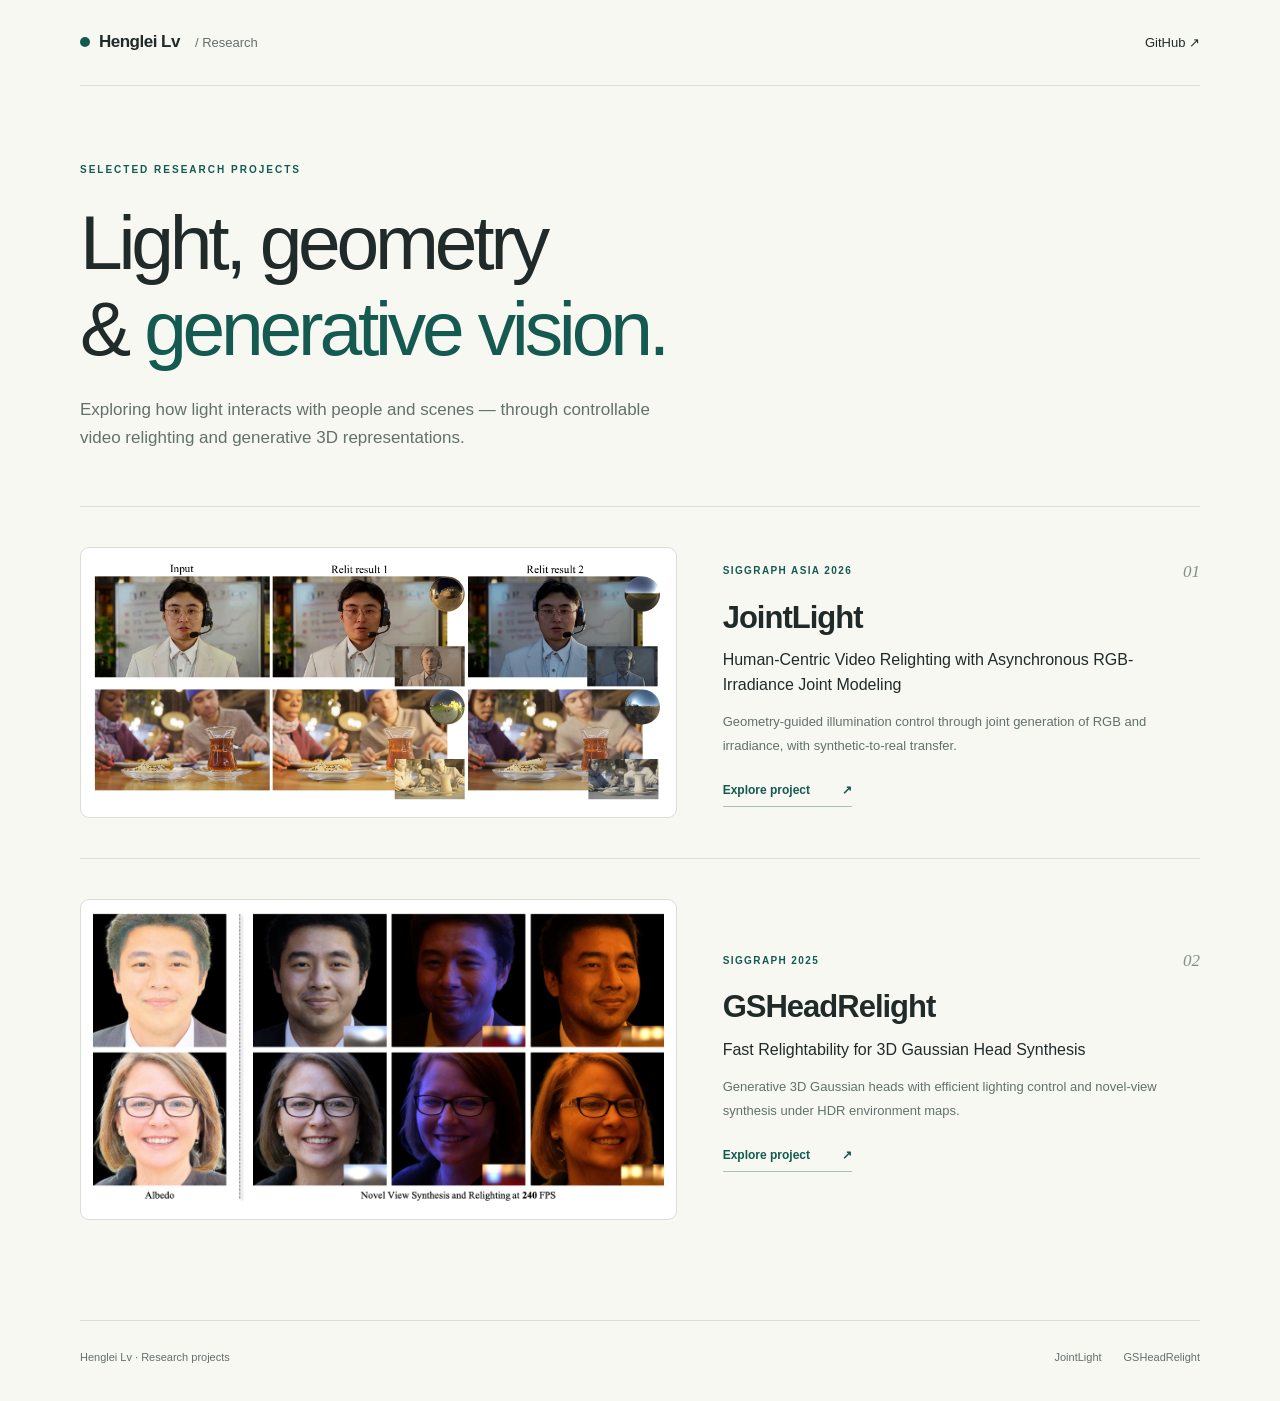
<file: index.html>
<!doctype html>
<html lang="en">
<head>
  <meta charset="utf-8">
  <meta name="viewport" content="width=device-width, initial-scale=1">
  <meta name="theme-color" content="#f8f8f3">
  <title>Research Projects · Henglei Lv</title>
  <meta name="description" content="Research projects on controllable relighting, human-centric video generation, and 3D Gaussian head synthesis: JointLight and GSHeadRelight.">
  <link rel="canonical" href="https://sagileo.github.io/">
  <link rel="icon" href="JointLight/assets/favicon.svg" type="image/svg+xml">
  <link rel="stylesheet" href="site.css">
</head>
<body>
  <a class="skip" href="#projects">Skip to projects</a>
  <header class="site-header"><a class="brand" href="./"><span class="brand-dot"></span>Henglei Lv <span class="brand-role">/ Research</span></a><a href="https://github.com/sagileo" target="_blank" rel="noopener">GitHub ↗</a></header>
  <main>
    <section class="intro">
      <p class="eyebrow">SELECTED RESEARCH PROJECTS</p>
      <h1>Light, geometry<br>&amp; <span>generative vision.</span></h1>
      <p class="description">Exploring how light interacts with people and scenes — through controllable video relighting and generative 3D representations.</p>
    </section>
    <section class="projects" id="projects" aria-label="Research projects">
      <article class="project">
        <a class="project-image" href="JointLight/" aria-label="Open JointLight project page"><img src="JointLight/assets/images/teaser.webp" alt="Input videos and JointLight results under different target lighting" width="2056" height="884" fetchpriority="high"></a>
        <div class="project-copy"><div class="project-top"><span class="venue">SIGGRAPH ASIA 2026</span><span class="number">01</span></div><h2><a href="JointLight/">JointLight</a></h2><p class="paper-title">Human-Centric Video Relighting with Asynchronous RGB-Irradiance Joint Modeling</p><p class="project-description">Geometry-guided illumination control through joint generation of RGB and irradiance, with synthetic-to-real transfer.</p><a class="project-link" href="JointLight/">Explore project <span aria-hidden="true">↗</span></a></div>
      </article>
      <article class="project">
        <a class="project-image" href="GSHeadRelight/" aria-label="Open GSHeadRelight project page"><img src="GSHeadRelight/static/images/teaser.png" alt="Relightable 3D Gaussian head synthesis with GSHeadRelight" loading="lazy"></a>
        <div class="project-copy"><div class="project-top"><span class="venue">SIGGRAPH 2025</span><span class="number">02</span></div><h2><a href="GSHeadRelight/">GSHeadRelight</a></h2><p class="paper-title">Fast Relightability for 3D Gaussian Head Synthesis</p><p class="project-description">Generative 3D Gaussian heads with efficient lighting control and novel-view synthesis under HDR environment maps.</p><a class="project-link" href="GSHeadRelight/">Explore project <span aria-hidden="true">↗</span></a></div>
      </article>
    </section>
  </main>
  <footer><span>Henglei Lv · Research projects</span><span><a href="JointLight/">JointLight</a><a href="GSHeadRelight/">GSHeadRelight</a></span></footer>
</body>
</html>
</file>
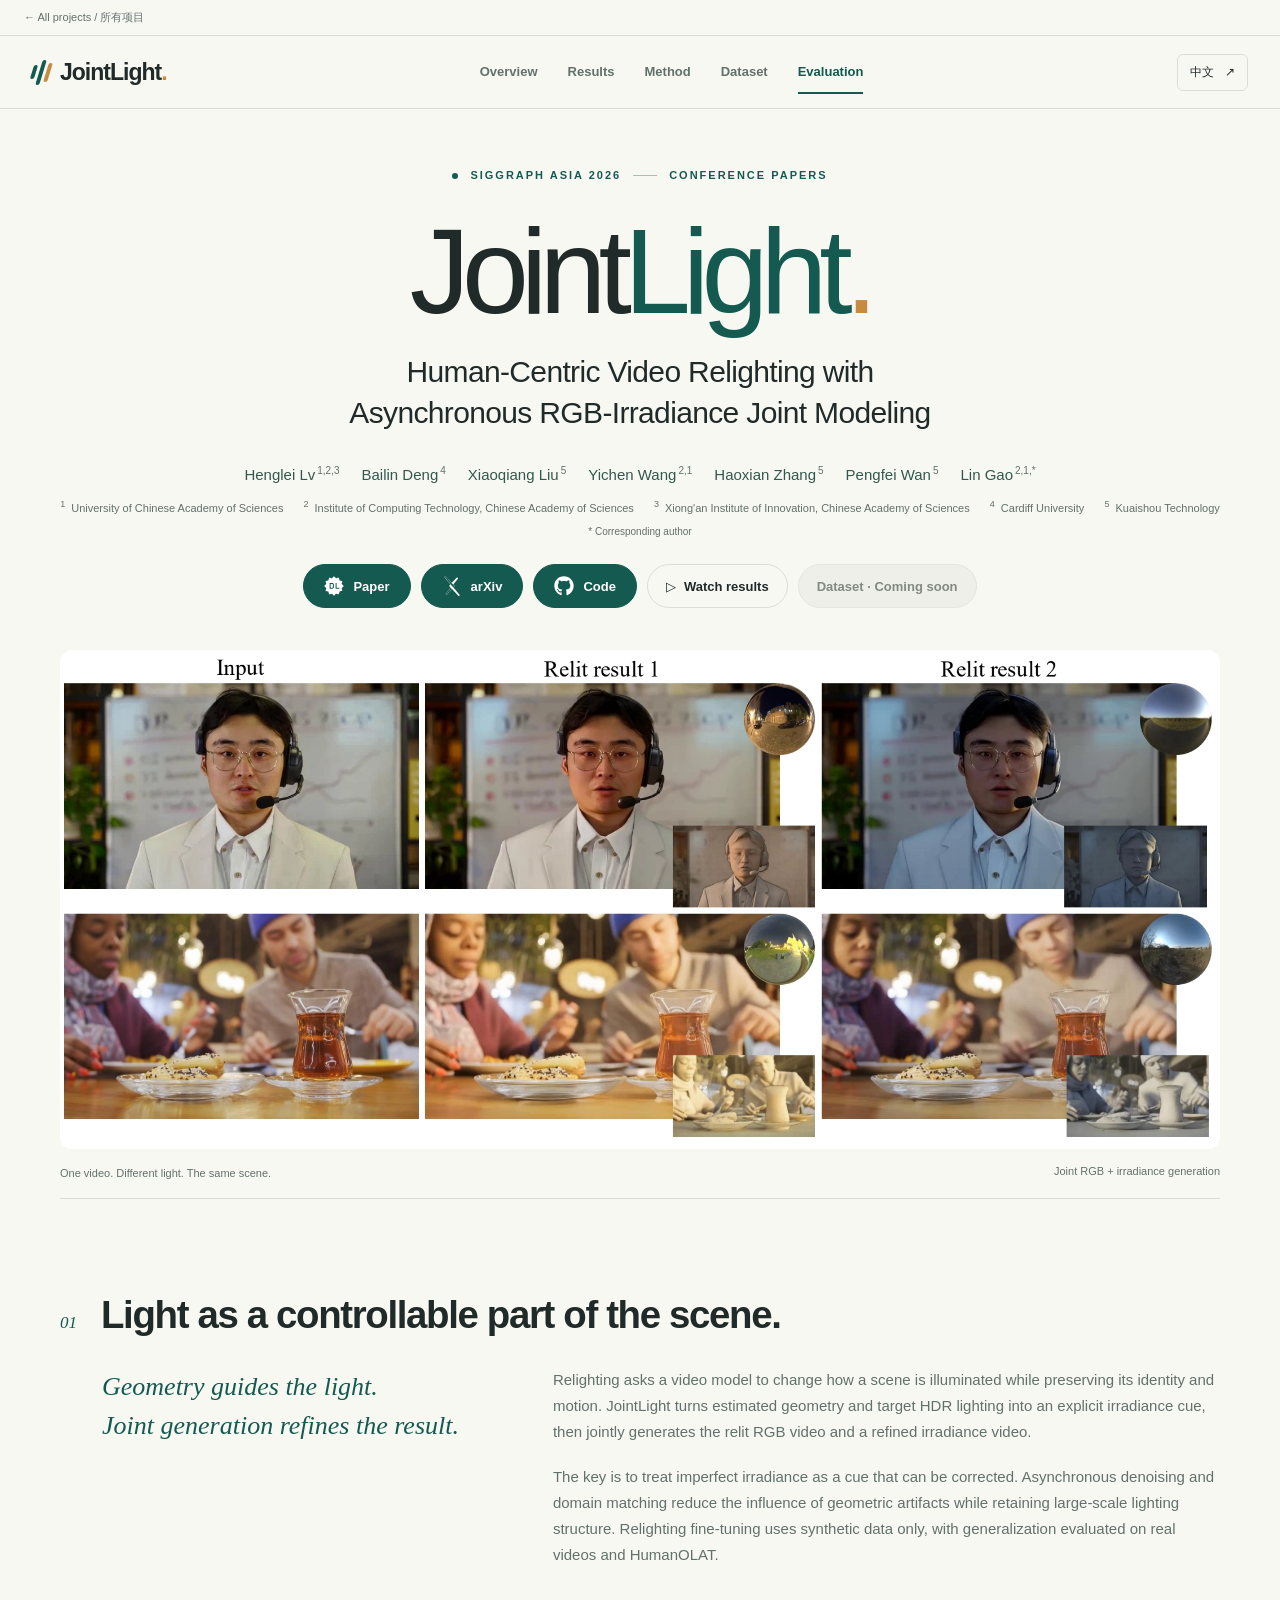
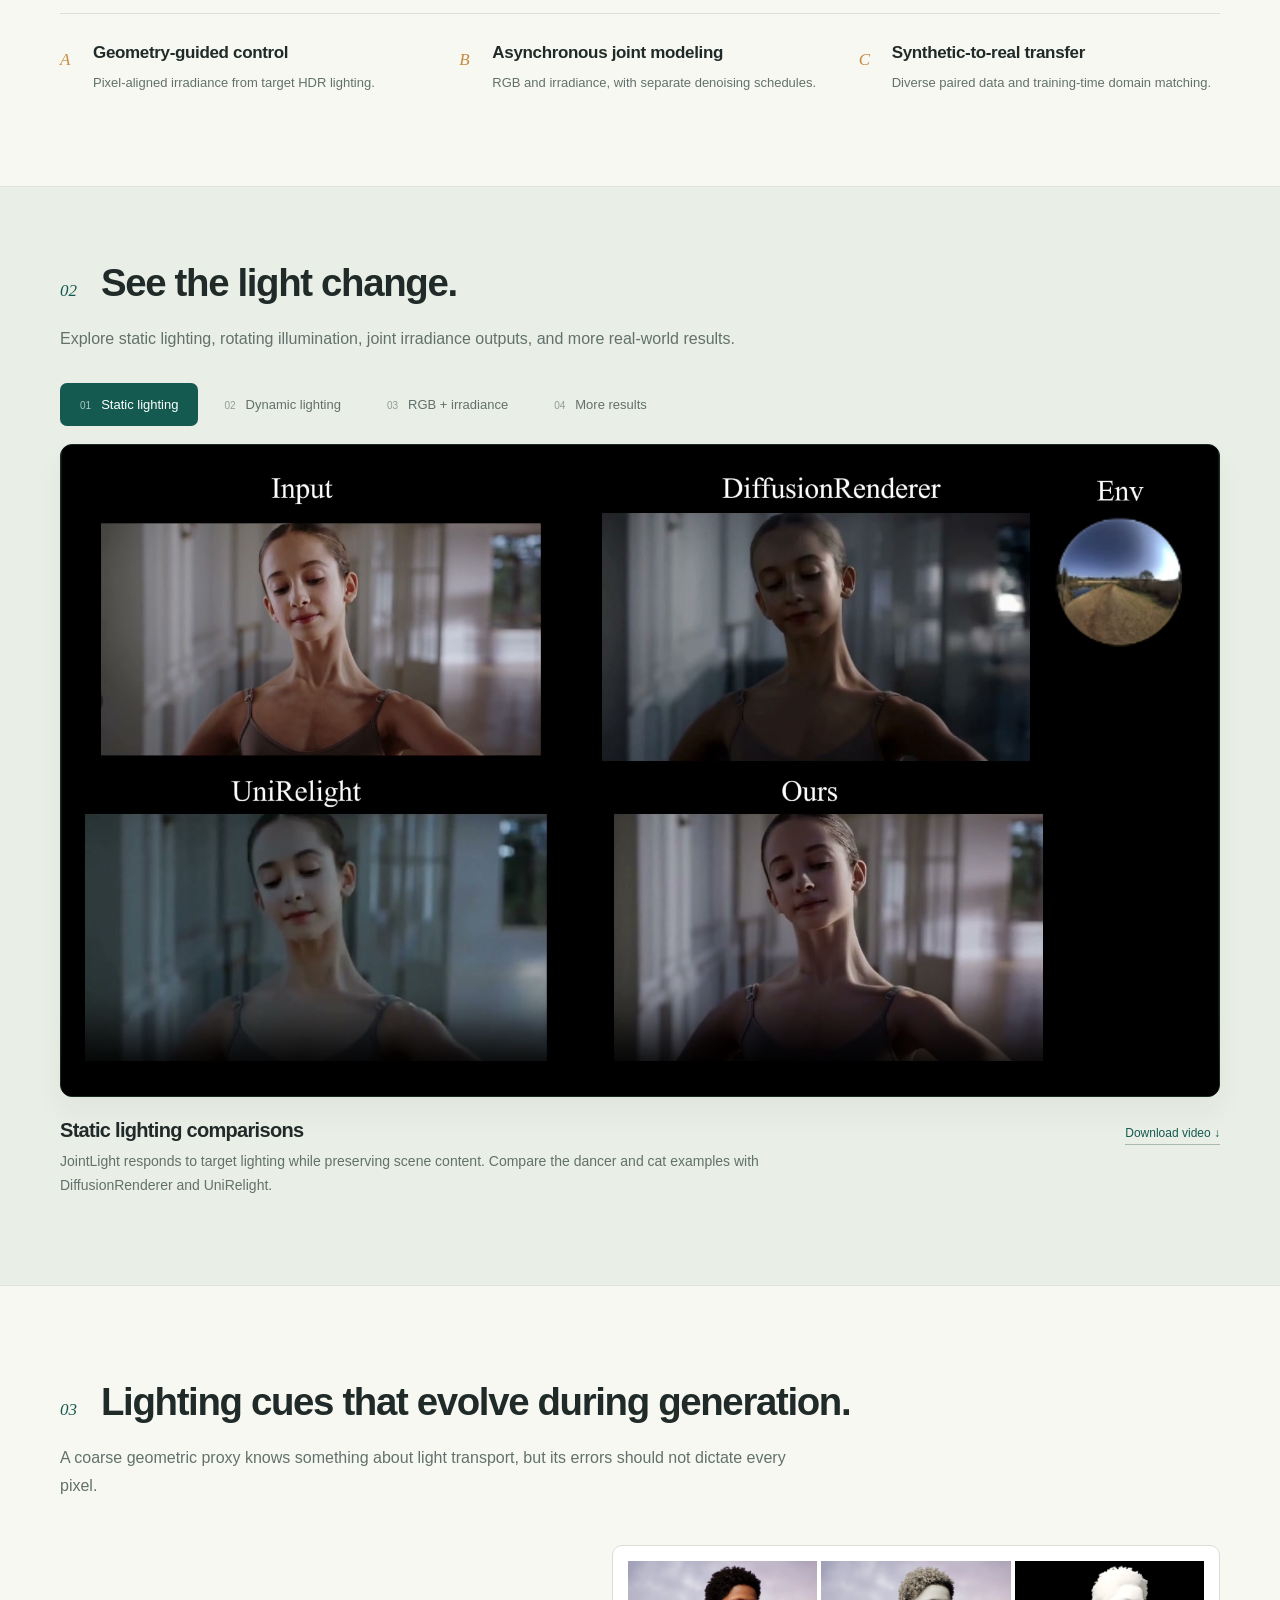
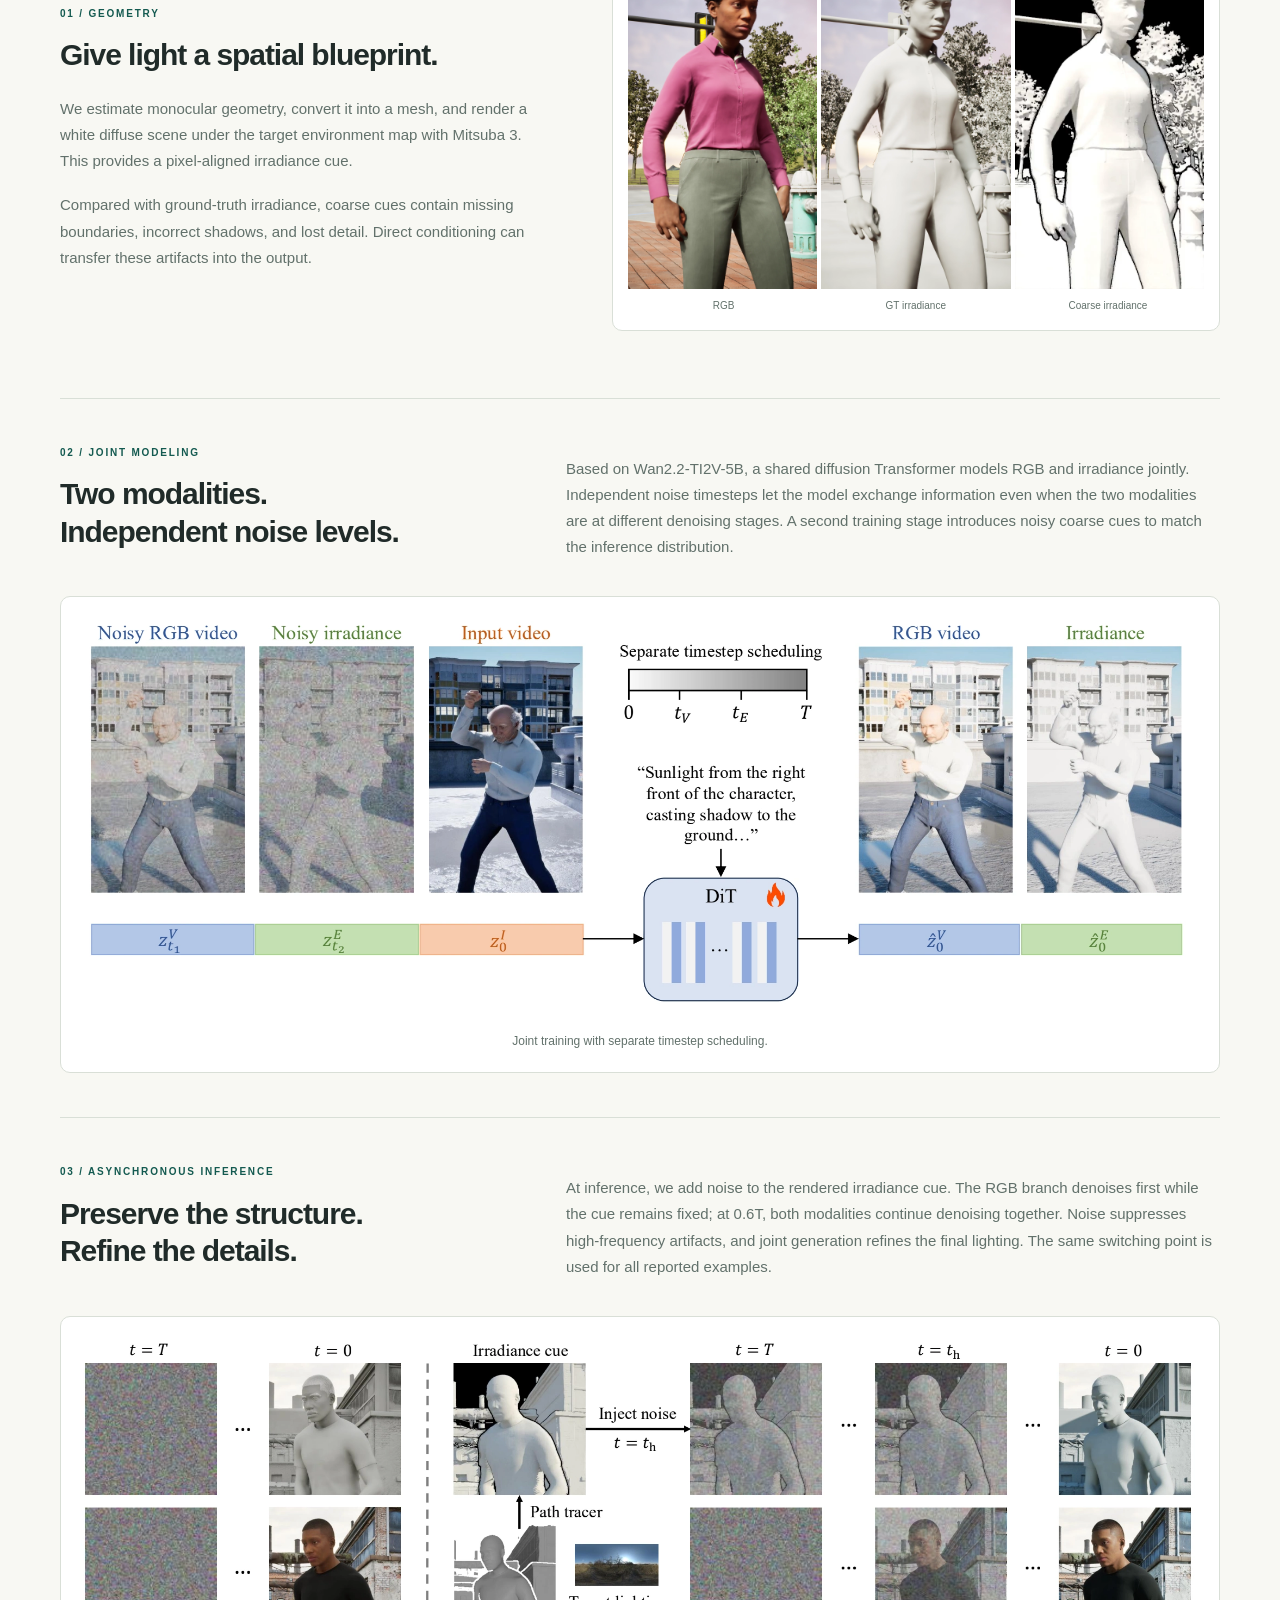
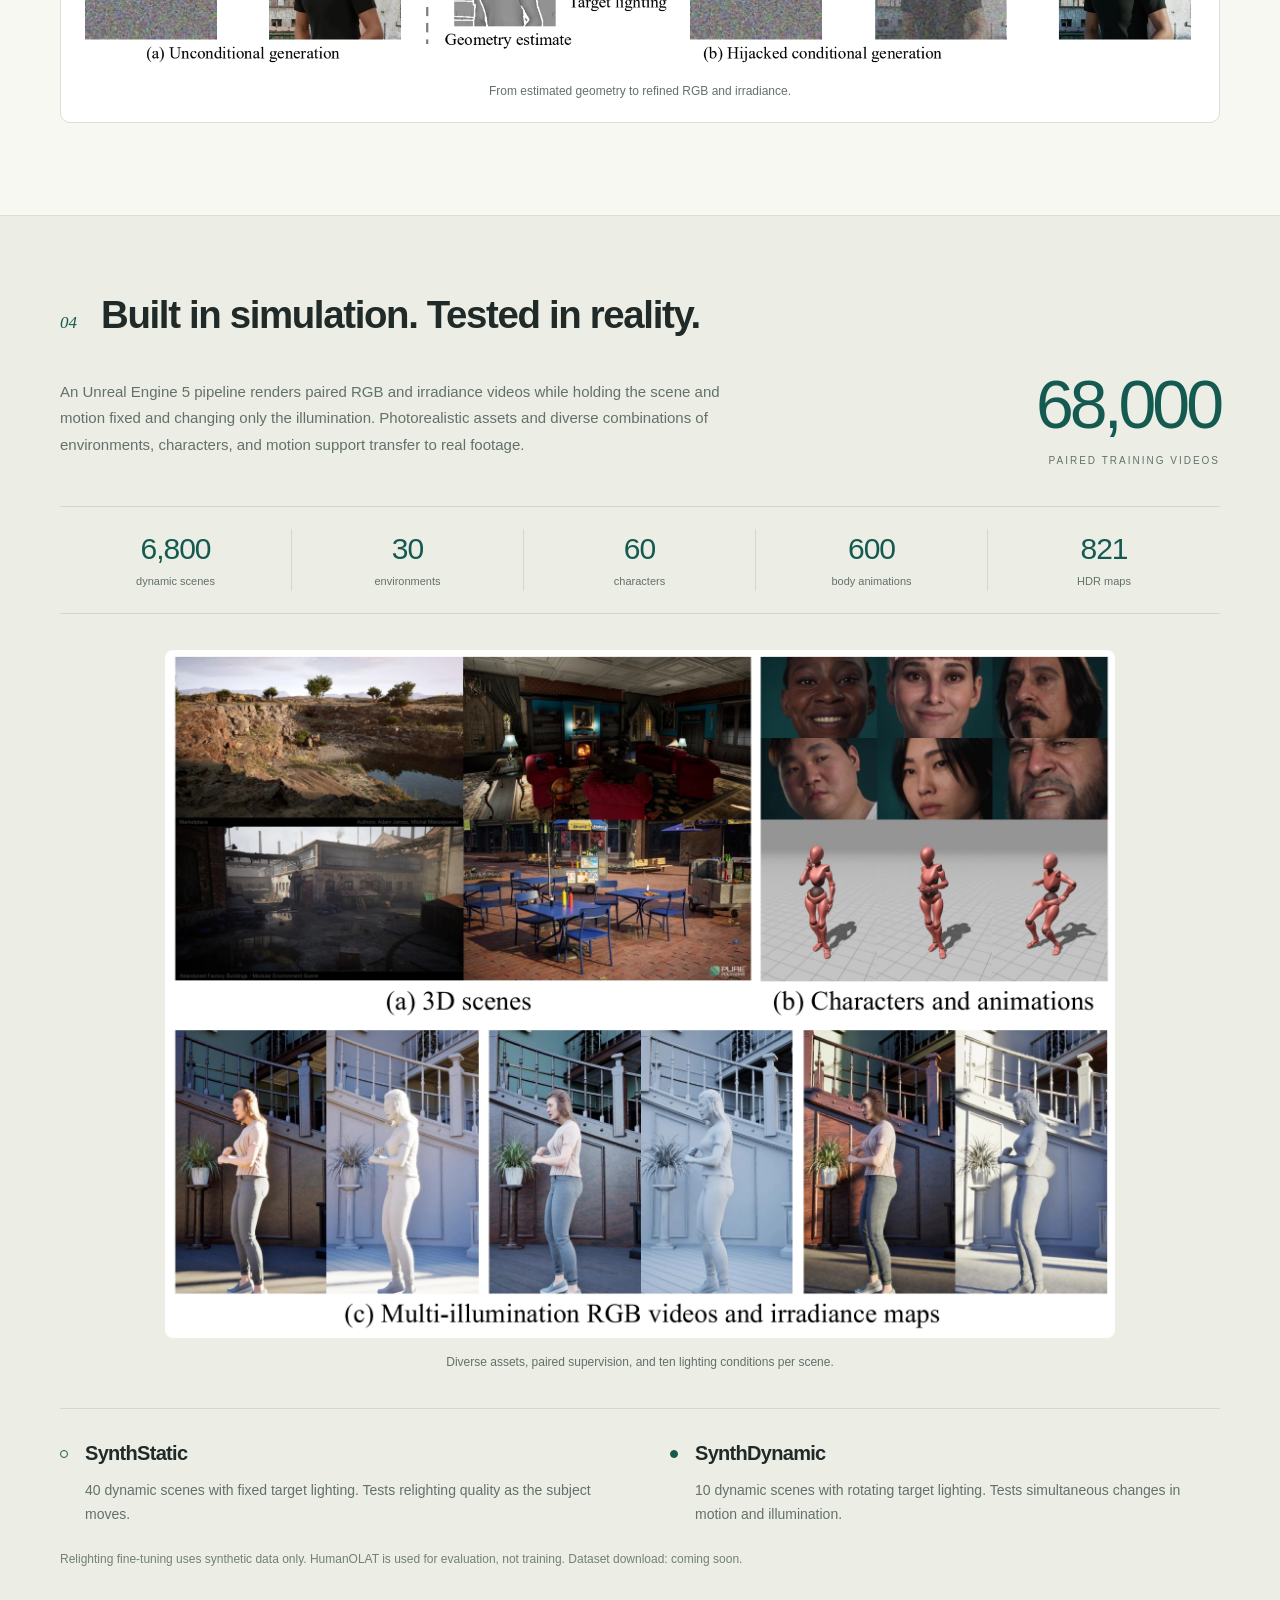
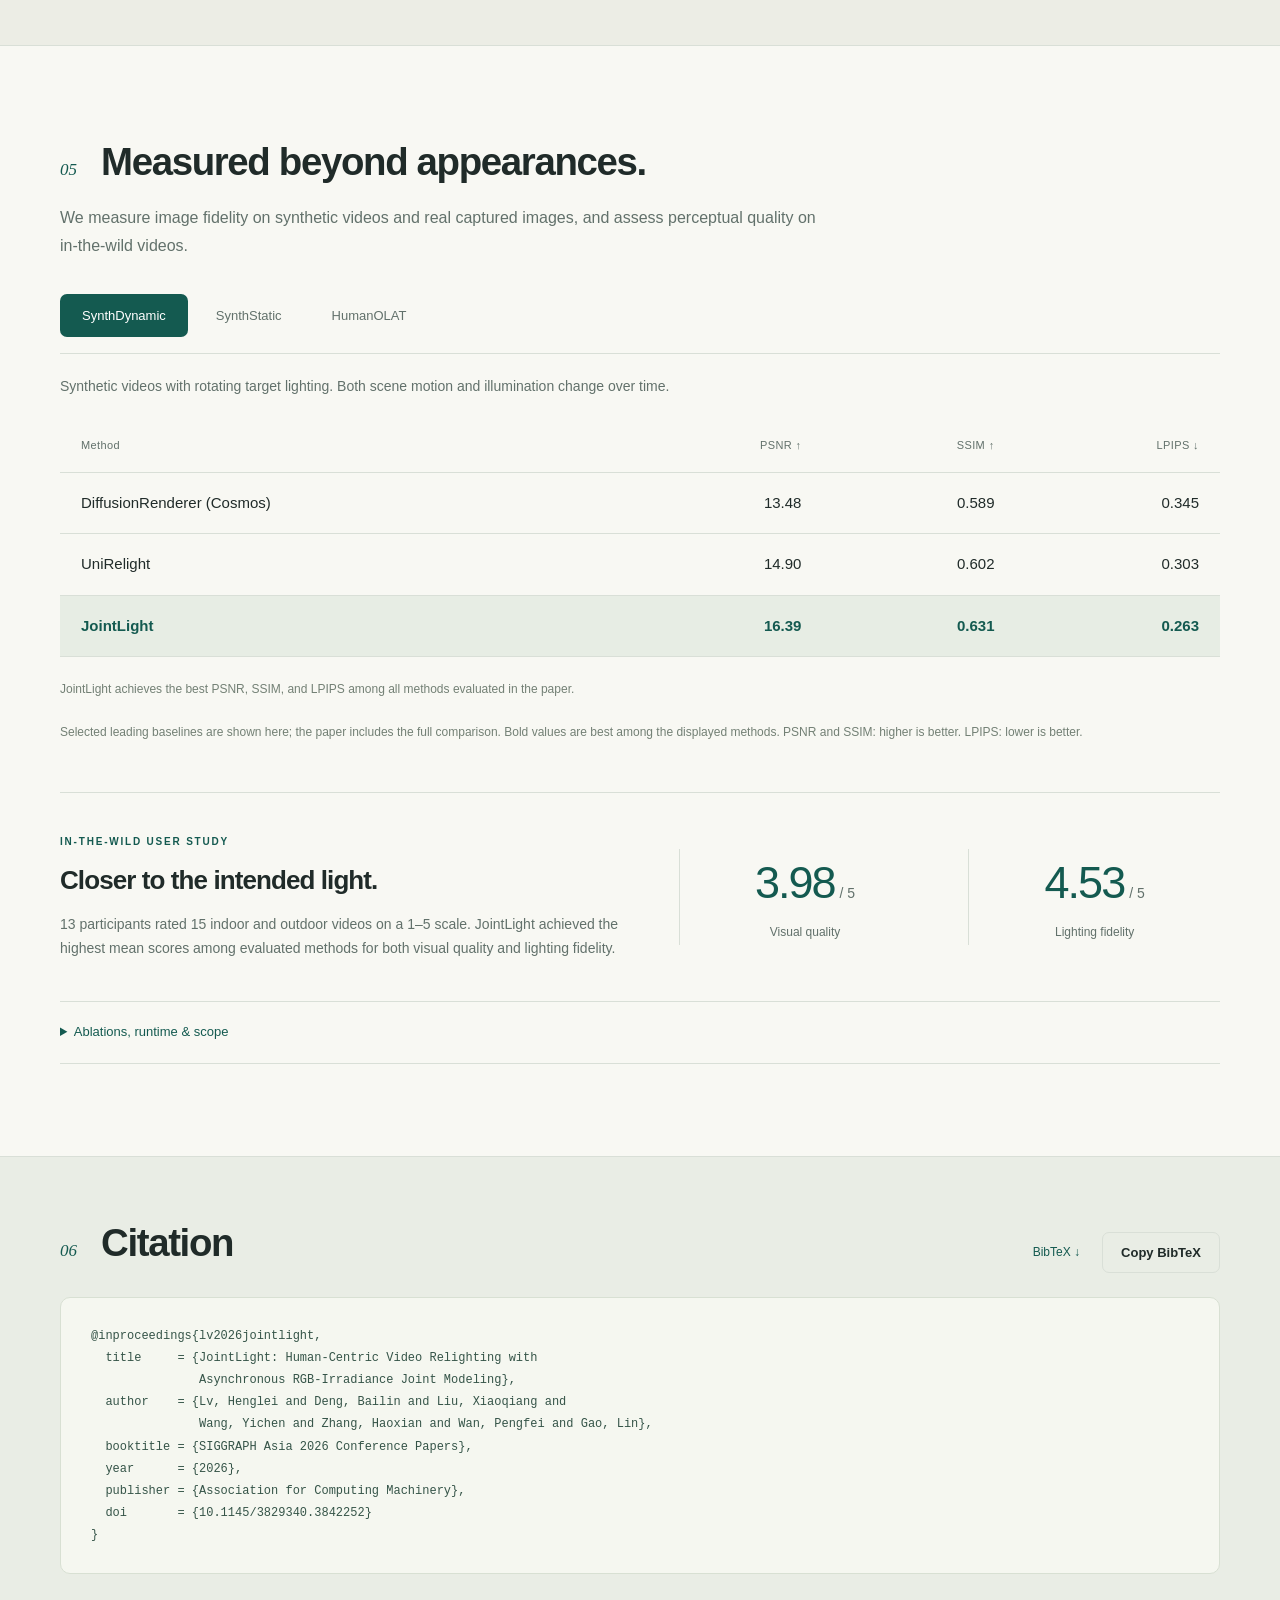
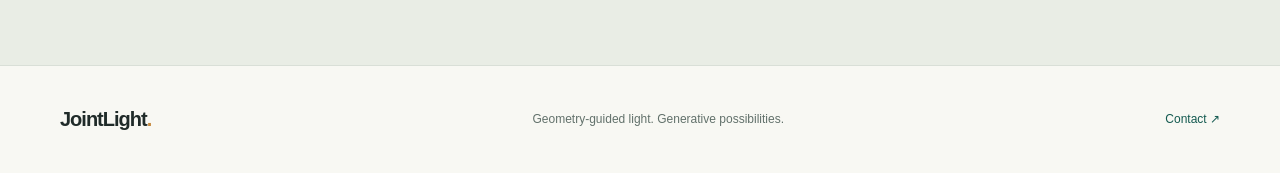
<file: JointLight/index.html>
<!doctype html>
<html lang="en">
<head>
<meta charset="utf-8">
<meta name="viewport" content="width=device-width, initial-scale=1">
<meta name="theme-color" content="#f8f8f3">
<title>JointLight — Human-Centric Video Relighting</title>
<meta name="description" content="JointLight: controllable human-centric video relighting with geometry-guided, asynchronous RGB-irradiance joint modeling. SIGGRAPH Asia 2026.">
<meta property="og:title" content="JointLight | SIGGRAPH Asia 2026">
<meta property="og:description" content="Geometry guides the light. Joint generation refines the result.">
<meta property="og:type" content="website">
<meta property="og:image" content="https://sagileo.github.io/JointLight/assets/images/teaser.webp">
<link rel="canonical" href="https://sagileo.github.io/JointLight/">
<meta property="og:url" content="https://sagileo.github.io/JointLight/">
<link rel="icon" href="assets/favicon.svg" type="image/svg+xml">
<link rel="stylesheet" href="styles.css">
<script src="app.js" defer></script>
</head>
<body>
<div class="projects-home"><a href="../">← All projects / 所有项目</a></div>
<a class="skip" href="#main">Skip to content / 跳至正文</a>
<header class="site-header"><div class="header-inner">
<a class="wordmark" href="#top" aria-label="JointLight home"><span class="brand-icon" aria-hidden="true"><i></i><i></i><i></i></span>JointLight<span class="brand-period">.</span></a>
<nav aria-label="Main navigation / 主导航"><a href="#overview"><span data-lang="en">Overview</span><span data-lang="zh">概览</span></a><a href="#results"><span data-lang="en">Results</span><span data-lang="zh">效果</span></a><a href="#method"><span data-lang="en">Method</span><span data-lang="zh">方法</span></a><a href="#data"><span data-lang="en">Dataset</span><span data-lang="zh">数据</span></a><a href="#evaluation"><span data-lang="en">Evaluation</span><span data-lang="zh">实验</span></a></nav><button id="language" class="language-switch" type="button" aria-label="切换至中文">中文 <span aria-hidden="true">↗</span></button>
</div></header><main id="main"><section class="hero container" id="top"><div class="venue">
<span class="status-dot"></span>SIGGRAPH ASIA 2026 <span class="venue-rule"></span> CONFERENCE PAPERS</div>
<h1>Joint<span>Light</span><span class="title-dot">.</span>
</h1>
<div class="paper-title">
<span data-lang="en">Human-Centric Video Relighting with<br>Asynchronous RGB-Irradiance Joint Modeling</span><span data-lang="zh">基于异步 RGB 与辐照度联合建模的<br>人物视频重光照</span>
</div>
<div class="authors">
<span>Henglei Lv<sup>1,2,3</sup></span><span>Bailin Deng<sup>4</sup></span><span>Xiaoqiang Liu<sup>5</sup></span><span>Yichen Wang<sup>2,1</sup></span><span>Haoxian Zhang<sup>5</sup></span><span>Pengfei Wan<sup>5</sup></span><span>Lin Gao<sup>2,1,*</sup></span>
</div>
<div class="affiliations">
<span data-lang="en"><span><sup>1</sup> University of Chinese Academy of Sciences</span><span><sup>2</sup> Institute of Computing Technology, Chinese Academy of Sciences</span><span><sup>3</sup> Xiong'an Institute of Innovation, Chinese Academy of Sciences</span><span><sup>4</sup> Cardiff University</span><span><sup>5</sup> Kuaishou Technology</span></span><span data-lang="zh"><span><sup>1</sup> 中国科学院大学</span><span><sup>2</sup> 中国科学院计算技术研究所</span><span><sup>3</sup> 中国科学院雄安创新研究院</span><span><sup>4</sup> 卡迪夫大学</span><span><sup>5</sup> 快手科技</span></span>
</div>
<p class="corresponding"><span data-lang="en">* Corresponding author</span><span data-lang="zh">* 通讯作者</span></p>
<div class="resource-links">
<a class="button primary resource-link" href="https://doi.org/10.1145/3829340.3842252" target="_blank" rel="noopener noreferrer"><img class="resource-icon acm-dl-icon" src="assets/images/acm-dl.svg" width="20" height="20" alt="" aria-hidden="true"><span>Paper</span></a>
<a class="button primary resource-link" href="https://arxiv.org/abs/2610.29780" target="_blank" rel="noopener noreferrer"><svg class="resource-icon" viewBox="0 0 24 24" aria-hidden="true" focusable="false"><path fill="currentColor" d="M3.8423 0a1.0037 1.0037 0 0 0-.922.6078c-.1536.3687-.0438.6275.2938 1.1113l6.9185 8.3597-1.0223 1.1058a1.0393 1.0393 0 0 0 .003 1.4229l1.2292 1.3135-5.4391 6.4444c-.2803.299-.4538.823-.2971 1.1986a1.0253 1.0253 0 0 0 .9585.635.9133.9133 0 0 0 .6891-.3405l5.783-6.126 7.4902 8.0051a.8527.8527 0 0 0 .6835.2597.9575.9575 0 0 0 .8777-.6138c.1577-.377-.017-.7502-.306-1.1407l-7.0518-8.3418 1.0632-1.13a.9626.9626 0 0 0 .0089-1.3165L4.6336.4639s-.3733-.4535-.768-.463zm0 .272h.0166c.2179.0052.4874.2715.5644.3639l.005.006.0052.0055 10.169 10.9905a.6915.6915 0 0 1-.0072.945l-1.0666 1.133-1.4982-1.7724-8.5994-10.39c-.3286-.472-.352-.6183-.2592-.841a.7307.7307 0 0 1 .6704-.4401Zm14.341 1.5701a.877.877 0 0 0-.6554.2418l-5.6962 6.1584 1.6944 1.8319 5.3089-6.5138c.3251-.4335.479-.6603.3247-1.0292a1.1205 1.1205 0 0 0-.9763-.689zm-7.6557 12.2823 1.3186 1.4135-5.7864 6.1295a.6494.6494 0 0 1-.4959.26.7516.7516 0 0 1-.706-.4669c-.1119-.2682.0359-.6864.2442-.9083l.0051-.0055.0047-.0055z"/></svg><span>arXiv</span></a>
<a class="button primary resource-link" href="https://github.com/IGLICT/JointLight" target="_blank" rel="noopener noreferrer"><svg class="resource-icon" viewBox="0 0 496 512" aria-hidden="true" focusable="false"><path fill="currentColor" d="M165.9 397.4c0 2-2.3 3.6-5.2 3.6-3.3.3-5.6-1.3-5.6-3.6 0-2 2.3-3.6 5.2-3.6 3-.3 5.6 1.3 5.6 3.6zm-31.1-4.5c-.7 2 1.3 4.3 4.3 4.9 2.6 1 5.6 0 6.2-2s-1.3-4.3-4.3-5.2c-2.6-.7-5.5.3-6.2 2.3zm44.2-1.7c-2.9.7-4.9 2.6-4.6 4.9.3 2 2.9 3.3 5.9 2.6 2.9-.7 4.9-2.6 4.6-4.6-.3-1.9-3-3.2-5.9-2.9zM244.8 8C106.1 8 0 113.3 0 252c0 110.9 69.8 205.8 169.5 239.2 12.8 2.3 17.3-5.6 17.3-12.1 0-6.2-.3-40.4-.3-61.4 0 0-70 15-84.7-29.8 0 0-11.4-29.1-27.8-36.6 0 0-22.9-15.7 1.6-15.4 0 0 24.9 2 38.6 25.8 21.9 38.6 58.6 27.5 72.9 20.9 2.3-16 8.8-27.1 16-33.7-55.9-6.2-112.3-14.3-112.3-110.5 0-27.5 7.6-41.3 23.6-58.9-2.6-6.5-11.1-33.3 2.6-67.9 20.9-6.5 69 27 69 27 20-5.6 41.5-8.5 62.8-8.5s42.8 2.9 62.8 8.5c0 0 48.1-33.6 69-27 13.7 34.7 5.2 61.4 2.6 67.9 16 17.7 25.8 31.5 25.8 58.9 0 96.5-58.9 104.2-114.8 110.5 9.2 7.9 17 22.9 17 46.4 0 33.7-.3 75.4-.3 83.6 0 6.5 4.6 14.4 17.3 12.1C428.2 457.8 496 362.9 496 252 496 113.3 383.5 8 244.8 8zM97.2 352.9c-1.3 1-1 3.3.7 5.2 1.6 1.6 3.9 2.3 5.2 1 1.3-1 1-3.3-.7-5.2-1.6-1.6-3.9-2.3-5.2-1zm-10.8-8.1c-.7 1.3.3 2.9 2.3 3.9 1.6 1 3.6.7 4.3-.7.7-1.3-.3-2.9-2.3-3.9-2-.6-3.6-.3-4.3.7zm32.4 35.6c-1.6 1.3-1 4.3 1.3 6.2 2.3 2.3 5.2 2.6 6.5 1 1.3-1.3.7-4.3-1.3-6.2-2.2-2.3-5.2-2.6-6.5-1zm-11.4-14.7c-1.6 1-1.6 3.6 0 5.9 1.6 2.3 4.3 3.3 5.6 2.3 1.6-1.3 1.6-3.9 0-6.2-1.4-2.3-4-3.3-5.6-2z"/></svg><span>Code</span></a>
<a class="button" href="#results"><span aria-hidden="true">▷</span><span data-lang="en">Watch results</span><span data-lang="zh">观看效果</span></a><button class="button pending" type="button" disabled><span data-lang="en">Dataset · Coming soon</span><span data-lang="zh">数据集 · 待发布</span></button>
</div>
<figure class="hero-figure"><button class="figure-zoom" type="button" data-zoom="assets/images/teaser.webp" aria-label="Enlarge teaser / 放大概览图"><img src="assets/images/teaser.webp" width="2056" height="884" alt="The same input videos relit under two target environment maps; inset images show generated irradiance." fetchpriority="high"><span class="zoom-hint" aria-hidden="true">↗</span></button><figcaption><span data-lang="en">One video. Different light. The same scene.</span><span data-lang="zh">同一段视频，不同的光照，同一个场景。</span><span><span data-lang="en">Joint RGB + irradiance generation</span><span data-lang="zh">RGB 与辐照度联合生成</span></span></figcaption></figure></section><section class="overview container" id="overview"><div class="section-heading">
<span class="section-index">01</span><h2>
<span data-lang="en">Light as a controllable part of the scene.</span><span data-lang="zh">让光照成为场景中可控的一部分。</span>
</h2>
</div>
<div class="overview-body">
<p class="lead"><span data-lang="en">Geometry guides the light.<br>Joint generation refines the result.</span><span data-lang="zh">用几何引导光照，<br>让联合生成修正细节。</span></p>
<div>
<p class=""><span data-lang="en">Relighting asks a video model to change how a scene is illuminated while preserving its identity and motion. JointLight turns estimated geometry and target HDR lighting into an explicit irradiance cue, then jointly generates the relit RGB video and a refined irradiance video.</span><span data-lang="zh">重光照要求视频模型在保留场景内容与人物动作的同时，改变环境中的光影关系。JointLight 将估计几何与目标 HDR 光照转化为显式辐照度线索，再联合生成重光照 RGB 视频与精细化辐照度视频。</span></p>
<p class=""><span data-lang="en">The key is to treat imperfect irradiance as a cue that can be corrected. Asynchronous denoising and domain matching reduce the influence of geometric artifacts while retaining large-scale lighting structure. Relighting fine-tuning uses synthetic data only, with generalization evaluated on real videos and HumanOLAT.</span><span data-lang="zh">关键是让不完美的辐照度参与生成并被逐步修正。异步去噪和域匹配减弱几何伪影的影响，同时保留大尺度光照结构。模型仅使用合成数据进行重光照任务微调，并在真实视频和 HumanOLAT 上验证泛化效果。</span></p>
</div>
</div>
<div class="contributions">
<article><span class="letter">A</span><h3>
<span data-lang="en">Geometry-guided control</span><span data-lang="zh">几何引导的控制</span>
</h3>
<p class=""><span data-lang="en">Pixel-aligned irradiance from target HDR lighting.</span><span data-lang="zh">由目标 HDR 光照构造与画面对齐的辐照度。</span></p></article><article><span class="letter">B</span><h3>
<span data-lang="en">Asynchronous joint modeling</span><span data-lang="zh">异步联合建模</span>
</h3>
<p class=""><span data-lang="en">RGB and irradiance, with separate denoising schedules.</span><span data-lang="zh">RGB 与辐照度采用独立的去噪进度。</span></p></article><article><span class="letter">C</span><h3>
<span data-lang="en">Synthetic-to-real transfer</span><span data-lang="zh">从合成走向真实</span>
</h3>
<p class=""><span data-lang="en">Diverse paired data and training-time domain matching.</span><span data-lang="zh">以多样化配对数据和域匹配支持迁移。</span></p></article>
</div></section><section class="results-band" id="results"><div class="container">
<div class="section-heading">
<span class="section-index">02</span><h2>
<span data-lang="en">See the light change.</span><span data-lang="zh">看见光照的变化。</span>
</h2>
</div>
<p class="section-intro"><span data-lang="en">Explore static lighting, rotating illumination, joint irradiance outputs, and more real-world results.</span><span data-lang="zh">查看静态光照对比、旋转光照、联合辐照度输出与更多真实视频结果。</span></p>
<div class="tabs video-tabs" role="tablist" aria-label="Video examples / 视频示例">
<button type="button" role="tab" id="video-tab-static" aria-controls="video-panel" aria-selected="true" tabindex="0" data-video="static"><span class="tab-number">01</span><span data-lang="en">Static lighting</span><span data-lang="zh">静态光照</span></button><button type="button" role="tab" id="video-tab-dynamic" aria-controls="video-panel" aria-selected="false" tabindex="-1" data-video="dynamic"><span class="tab-number">02</span><span data-lang="en">Dynamic lighting</span><span data-lang="zh">动态光照</span></button><button type="button" role="tab" id="video-tab-shading" aria-controls="video-panel" aria-selected="false" tabindex="-1" data-video="shading"><span class="tab-number">03</span><span data-lang="en">RGB + irradiance</span><span data-lang="zh">RGB + 辐照度</span></button><button type="button" role="tab" id="video-tab-more" aria-controls="video-panel" aria-selected="false" tabindex="-1" data-video="more"><span class="tab-number">04</span><span data-lang="en">More results</span><span data-lang="zh">更多结果</span></button>
</div>
<div id="video-panel" role="tabpanel" aria-labelledby="video-tab-static" tabindex="0">
<div class="video-frame"><video id="showcase" controls muted playsinline loop preload="metadata" poster="assets/images/01_static_comparison.jpg"><source src="assets/videos/01_static_comparison.mp4" type="video/mp4"><span data-lang="en">Your browser does not support HTML video. Download the clip below.</span><span data-lang="zh">当前浏览器不支持视频播放，请通过下方链接下载。</span></video></div>
<div class="video-caption">
<div>
<h3 id="video-title"></h3>
<p id="video-description"></p>
</div>
<a id="video-download" href="assets/videos/01_static_comparison.mp4" download><span data-lang="en">Download video ↓</span><span data-lang="zh">下载视频 ↓</span></a>
</div>
</div>
<noscript><p>Other videos: <a href="assets/videos/02_dynamic_comparison.mp4">Dynamic lighting</a> · <a href="assets/videos/04_shading.mp4">RGB + irradiance</a> · <a href="assets/videos/03_more_results.mp4">More results</a></p></noscript>
</div></section><section class="container method" id="method"><div class="section-heading">
<span class="section-index">03</span><h2>
<span data-lang="en">Lighting cues that evolve during generation.</span><span data-lang="zh">让光照线索可以被修正。</span>
</h2>
</div>
<p class="section-intro"><span data-lang="en">A coarse geometric proxy knows something about light transport, but its errors should not dictate every pixel.</span><span data-lang="zh">粗糙几何提供了光传输的依据，但其中的误差不应成为最终画面的约束。</span></p>
<div class="method-step">
<div class="step-copy">
<span class="eyebrow">01 / GEOMETRY</span><h3>
<span data-lang="en">Give light a spatial blueprint.</span><span data-lang="zh">为光照提供空间依据。</span>
</h3>
<p class=""><span data-lang="en">We estimate monocular geometry, convert it into a mesh, and render a white diffuse scene under the target environment map with Mitsuba 3. This provides a pixel-aligned irradiance cue.</span><span data-lang="zh">从单目视频估计几何并转换为网格，再用 Mitsuba 3 在目标环境光下渲染白色漫反射场景，构造与画面对齐的辐照度线索。</span></p>
<p class=""><span data-lang="en">Compared with ground-truth irradiance, coarse cues contain missing boundaries, incorrect shadows, and lost detail. Direct conditioning can transfer these artifacts into the output.</span><span data-lang="zh">相比真值辐照度，粗糙线索包含边界缺失、阴影偏差和细节损失，直接作为条件可能将这些伪影传入结果。</span></p>
</div>
<figure><div class="irradiance-triptych">
<button class="figure-zoom" type="button" data-zoom="assets/images/irradiance-rgb.webp" aria-label="Enlarge figure / 放大图片"><img src="assets/images/irradiance-rgb.webp" alt="Original RGB image" loading="lazy" decoding="async"><span class="zoom-hint" aria-hidden="true">↗</span></button><button class="figure-zoom" type="button" data-zoom="assets/images/irradiance-gt.webp" aria-label="Enlarge figure / 放大图片"><img src="assets/images/irradiance-gt.webp" alt="Ground-truth irradiance" loading="lazy" decoding="async"><span class="zoom-hint" aria-hidden="true">↗</span></button><button class="figure-zoom" type="button" data-zoom="assets/images/irradiance-coarse.webp" aria-label="Enlarge figure / 放大图片"><img src="assets/images/irradiance-coarse.webp" alt="Coarse geometry-derived irradiance" loading="lazy" decoding="async"><span class="zoom-hint" aria-hidden="true">↗</span></button>
</div>
<figcaption class="three-labels"><span>RGB</span><span>GT irradiance</span><span>Coarse irradiance</span></figcaption></figure>
</div>
<div class="method-wide">
<div class="wide-copy">
<div>
<span class="eyebrow">02 / JOINT MODELING</span><h3>
<span data-lang="en">Two modalities.<br>Independent noise levels.</span><span data-lang="zh">两种模态，<br>独立的噪声水平。</span>
</h3>
</div>
<p class=""><span data-lang="en">Based on Wan2.2-TI2V-5B, a shared diffusion Transformer models RGB and irradiance jointly. Independent noise timesteps let the model exchange information even when the two modalities are at different denoising stages. A second training stage introduces noisy coarse cues to match the inference distribution.</span><span data-lang="zh">基于 Wan2.2-TI2V-5B，在同一个扩散 Transformer 中联合建模 RGB 与辐照度。独立的噪声时间步让模型在两种模态清晰程度不同时仍能交换信息；第二阶段引入带噪粗糙线索，使训练与推理时的分布更接近。</span></p>
</div>
<figure class="paper-figure"><button class="figure-zoom " type="button" data-zoom="assets/images/training.webp" aria-label="Enlarge figure / 放大图片"><img src="assets/images/training.webp" alt="Joint training pipeline with separate noise timesteps for RGB and irradiance." loading="lazy" decoding="async"><span class="zoom-hint" aria-hidden="true">↗</span></button><figcaption><span data-lang="en">Joint training with separate timestep scheduling.</span><span data-lang="zh">采用独立时间步调度的联合训练。</span></figcaption></figure>
</div>
<div class="method-wide">
<div class="wide-copy">
<div>
<span class="eyebrow">03 / ASYNCHRONOUS INFERENCE</span><h3>
<span data-lang="en">Preserve the structure.<br>Refine the details.</span><span data-lang="zh">保留光照结构，<br>共同完善细节。</span>
</h3>
</div>
<p class=""><span data-lang="en">At inference, we add noise to the rendered irradiance cue. The RGB branch denoises first while the cue remains fixed; at 0.6T, both modalities continue denoising together. Noise suppresses high-frequency artifacts, and joint generation refines the final lighting. The same switching point is used for all reported examples.</span><span data-lang="zh">推理时先对渲染得到的辐照度加噪，由 RGB 分支先行去噪，辐照度暂时固定；到 0.6T 时两种模态共同去噪。噪声减弱高频伪影，联合生成进一步修正光照细节。所有报告案例均使用相同切换时间步。</span></p>
</div>
<figure class="paper-figure"><button class="figure-zoom " type="button" data-zoom="assets/images/inference.webp" aria-label="Enlarge figure / 放大图片"><img src="assets/images/inference.webp" alt="Asynchronous inference from a noisy geometry-derived irradiance cue." loading="lazy" decoding="async"><span class="zoom-hint" aria-hidden="true">↗</span></button><figcaption><span data-lang="en">From estimated geometry to refined RGB and irradiance.</span><span data-lang="zh">从估计几何到精细化 RGB 与辐照度。</span></figcaption></figure>
</div></section><section class="data-band" id="data"><div class="container">
<div class="section-heading">
<span class="section-index">04</span><h2>
<span data-lang="en">Built in simulation. Tested in reality.</span><span data-lang="zh">在合成世界学习，在真实影像验证。</span>
</h2>
</div>
<div class="data-top">
<div><p class=""><span data-lang="en">An Unreal Engine 5 pipeline renders paired RGB and irradiance videos while holding the scene and motion fixed and changing only the illumination. Photorealistic assets and diverse combinations of environments, characters, and motion support transfer to real footage.</span><span data-lang="zh">Unreal Engine 5 管线固定场景与人物动作，仅改变照明，同步渲染配对的 RGB 与辐照度视频。逼真的素材与多样化的环境、角色和动作组合，支持模型向真实影像迁移。</span></p></div>
<div class="data-big">
<strong>68,000</strong><span><span data-lang="en">paired training videos</span><span data-lang="zh">配对训练视频</span></span>
</div>
</div>
<dl class="dataset-stats">
<div>
<dt>6,800</dt>
<dd>
<span data-lang="en">dynamic scenes</span><span data-lang="zh">动态场景</span>
</dd>
</div>
<div>
<dt>30</dt>
<dd>
<span data-lang="en">environments</span><span data-lang="zh">室内外环境</span>
</dd>
</div>
<div>
<dt>60</dt>
<dd>
<span data-lang="en">characters</span><span data-lang="zh">角色</span>
</dd>
</div>
<div>
<dt>600</dt>
<dd>
<span data-lang="en">body animations</span><span data-lang="zh">身体动画</span>
</dd>
</div>
<div>
<dt>821</dt>
<dd>
<span data-lang="en">HDR maps</span><span data-lang="zh">HDR 环境贴图</span>
</dd>
</div>
</dl>
<figure class="dataset-figure"><button class="figure-zoom " type="button" data-zoom="assets/images/dataset.webp" aria-label="Enlarge figure / 放大图片"><img src="assets/images/dataset.webp" alt="Synthetic environments, characters, animations, and paired RGB / irradiance renderings." loading="lazy" decoding="async"><span class="zoom-hint" aria-hidden="true">↗</span></button><figcaption><span data-lang="en">Diverse assets, paired supervision, and ten lighting conditions per scene.</span><span data-lang="zh">多样化素材、配对监督，每个场景包含十种照明条件。</span></figcaption></figure><div class="benchmark-grid">
<article><span class="benchmark-dot"></span><h3>SynthStatic</h3>
<p class=""><span data-lang="en">40 dynamic scenes with fixed target lighting. Tests relighting quality as the subject moves.</span><span data-lang="zh">40 个动态场景，目标环境光保持固定，评估人物运动过程中的重光照质量。</span></p></article><article><span class="benchmark-dot"></span><h3>SynthDynamic</h3>
<p class=""><span data-lang="en">10 dynamic scenes with rotating target lighting. Tests simultaneous changes in motion and illumination.</span><span data-lang="zh">10 个动态场景，目标环境光随时间旋转，评估运动与照明同时变化时的控制能力。</span></p></article>
</div>
<p class="fine-print"><span data-lang="en">Relighting fine-tuning uses synthetic data only. HumanOLAT is used for evaluation, not training. Dataset download: coming soon.</span><span data-lang="zh">重光照任务微调仅使用合成数据。HumanOLAT 用于评估，未参与训练。数据集下载入口待发布。</span></p>
</div></section><section class="container evaluation" id="evaluation"><div class="section-heading">
<span class="section-index">05</span><h2>
<span data-lang="en">Measured beyond appearances.</span><span data-lang="zh">不止于视觉效果的验证。</span>
</h2>
</div>
<p class="section-intro"><span data-lang="en">We measure image fidelity on synthetic videos and real captured images, and assess perceptual quality on in-the-wild videos.</span><span data-lang="zh">我们在合成视频与真实采集图像上评估重光照质量，并通过真实视频用户研究评估感知效果。</span></p>
<div class="tabs benchmark-tabs" role="tablist" aria-label="Evaluation benchmark / 评估基准">
<button type="button" role="tab" id="metric-tab-SynthDynamic" aria-controls="metric-panel" aria-selected="true" tabindex="0" data-benchmark="SynthDynamic">SynthDynamic</button><button type="button" role="tab" id="metric-tab-SynthStatic" aria-controls="metric-panel" aria-selected="false" tabindex="-1" data-benchmark="SynthStatic">SynthStatic</button><button type="button" role="tab" id="metric-tab-HumanOLAT" aria-controls="metric-panel" aria-selected="false" tabindex="-1" data-benchmark="HumanOLAT">HumanOLAT</button>
</div>
<div id="metric-panel" role="tabpanel" aria-labelledby="metric-tab-SynthDynamic" tabindex="0">
<p id="benchmark-description"></p>
<div class="table-scroll"><table>
<caption class="sr-only" id="benchmark-caption">SynthDynamic relighting evaluation</caption>
<thead><tr>
<th scope="col">
<span data-lang="en">Method</span><span data-lang="zh">方法</span>
</th>
<th scope="col">PSNR ↑</th>
<th scope="col">SSIM ↑</th>
<th scope="col">LPIPS ↓</th>
</tr></thead>
<tbody id="metric-rows">
<tr>
<th scope="row">DiffusionRenderer (Cosmos)</th>
<td>13.48</td>
<td>0.589</td>
<td>0.345</td>
</tr>
<tr>
<th scope="row">UniRelight</th>
<td>14.90</td>
<td>0.602</td>
<td>0.303</td>
</tr>
<tr class="ours">
<th scope="row">JointLight</th>
<td><strong>16.39</strong></td>
<td><strong>0.631</strong></td>
<td><strong>0.263</strong></td>
</tr>
</tbody>
</table></div>
<p id="benchmark-note" class="fine-print"></p>
</div>
<p class="fine-print"><span data-lang="en">Selected leading baselines are shown here; the paper includes the full comparison. Bold values are best among the displayed methods. PSNR and SSIM: higher is better. LPIPS: lower is better.</span><span data-lang="zh">此处展示主要对比方法，完整结果见论文。粗体表示所列方法中的最优值。PSNR、SSIM 越高越好，LPIPS 越低越好。</span></p>
<div class="study-row">
<div>
<span class="eyebrow">IN-THE-WILD USER STUDY</span><h3>
<span data-lang="en">Closer to the intended light.</span><span data-lang="zh">更贴近目标光照。</span>
</h3>
<p class=""><span data-lang="en">13 participants rated 15 indoor and outdoor videos on a 1–5 scale. JointLight achieved the highest mean scores among evaluated methods for both visual quality and lighting fidelity.</span><span data-lang="zh">13 名参与者对 15 个室内外视频案例进行 1–5 分评分。JointLight 在参与比较的方法中获得最高的视觉质量与光照保真度平均分。</span></p>
</div>
<div class="study-number">
<strong>3.98<small>/ 5</small></strong><span><span data-lang="en">Visual quality</span><span data-lang="zh">视觉质量</span></span>
</div>
<div class="study-number">
<strong>4.53<small>/ 5</small></strong><span><span data-lang="en">Lighting fidelity</span><span data-lang="zh">光照保真度</span></span>
</div>
</div>
<details class="technical-details"><summary><span data-lang="en">Ablations, runtime &amp; scope</span><span data-lang="zh">消融实验、运行时间与适用范围</span></summary><div class="details-grid">
<div>
<h3>
<span data-lang="en">Why joint modeling matters</span><span data-lang="zh">联合建模为何有效</span>
</h3>
<p class=""><span data-lang="en">Ablations use the same 6K-step training budget. Direct irradiance conditioning reaches 14.10 dB PSNR, while the full method with asynchronous scheduling and domain matching reaches 15.69 dB. Joint modeling alone does not bridge the gap between coarse and ground-truth irradiance.</span><span data-lang="zh">消融模型使用相同的 6K 步训练预算。直接辐照度条件的 PSNR 为 14.10 dB，加入异步调度与域匹配的完整方法达到 15.69 dB。仅使用联合建模仍不足以弥合粗糙辐照度与真值之间的差距。</span></p>
</div>
<div>
<h3>
<span data-lang="en">Current scope</span><span data-lang="zh">当前适用范围</span>
</h3>
<p class=""><span data-lang="en">The full pipeline takes about 223 seconds for 81 frames at 832 × 480, using 50 sampling steps on one GPU. Processing is offline. Severe geometry errors and strongly specular materials remain challenging; see the paper for limitations.</span><span data-lang="zh">单 GPU、81 帧、832 × 480 分辨率与 50 步采样设置下，完整流程约需 223 秒，属于离线处理。严重几何误差与强镜面反射材质仍具有挑战，详见论文讨论。</span></p>
</div>
</div></details></section><section class="citation-band" id="citation"><div class="container">
<div class="citation-top">
<div class="section-heading">
<span class="section-index">06</span><h2>
<span data-lang="en">Citation</span><span data-lang="zh">引用</span>
</h2>
</div>
<div>
<a href="citation.bib" download class="text-link">BibTeX ↓</a><button id="copy-citation" class="button" type="button"><span data-lang="en">Copy BibTeX</span><span data-lang="zh">复制 BibTeX</span></button>
</div>
</div>
<pre><code id="bibtex">@inproceedings{lv2026jointlight,
  title     = {JointLight: Human-Centric Video Relighting with
               Asynchronous RGB-Irradiance Joint Modeling},
  author    = {Lv, Henglei and Deng, Bailin and Liu, Xiaoqiang and
               Wang, Yichen and Zhang, Haoxian and Wan, Pengfei and Gao, Lin},
  booktitle = {SIGGRAPH Asia 2026 Conference Papers},
  year      = {2026},
  publisher = {Association for Computing Machinery},
  doi       = {10.1145/3829340.3842252}
}</code></pre>
<p id="copy-status" class="copy-status" role="status" aria-live="polite"></p>
</div></section></main><footer class="container"><a class="wordmark" href="#top">JointLight<span class="brand-period">.</span></a><p><span data-lang="en">Geometry-guided light. Generative possibilities.</span><span data-lang="zh">以几何引导光照，以生成拓展可能。</span></p>
<a href="mailto:gaolin@ict.ac.cn"><span data-lang="en">Contact</span><span data-lang="zh">联系作者</span> ↗</a></footer><dialog id="figure-dialog"><div class="dialog-toolbar">
<span><span data-lang="en">Figure detail</span><span data-lang="zh">图片详情</span></span><button id="close-figure" type="button" aria-label="Close figure / 关闭图片">×</button>
</div>
<img id="full-figure" alt=""><p><span data-lang="en">Press Esc or click outside the image to close.</span><span data-lang="zh">按 Esc 或点击图片外部关闭。</span></p></dialog>
</body>
</html>
</file>
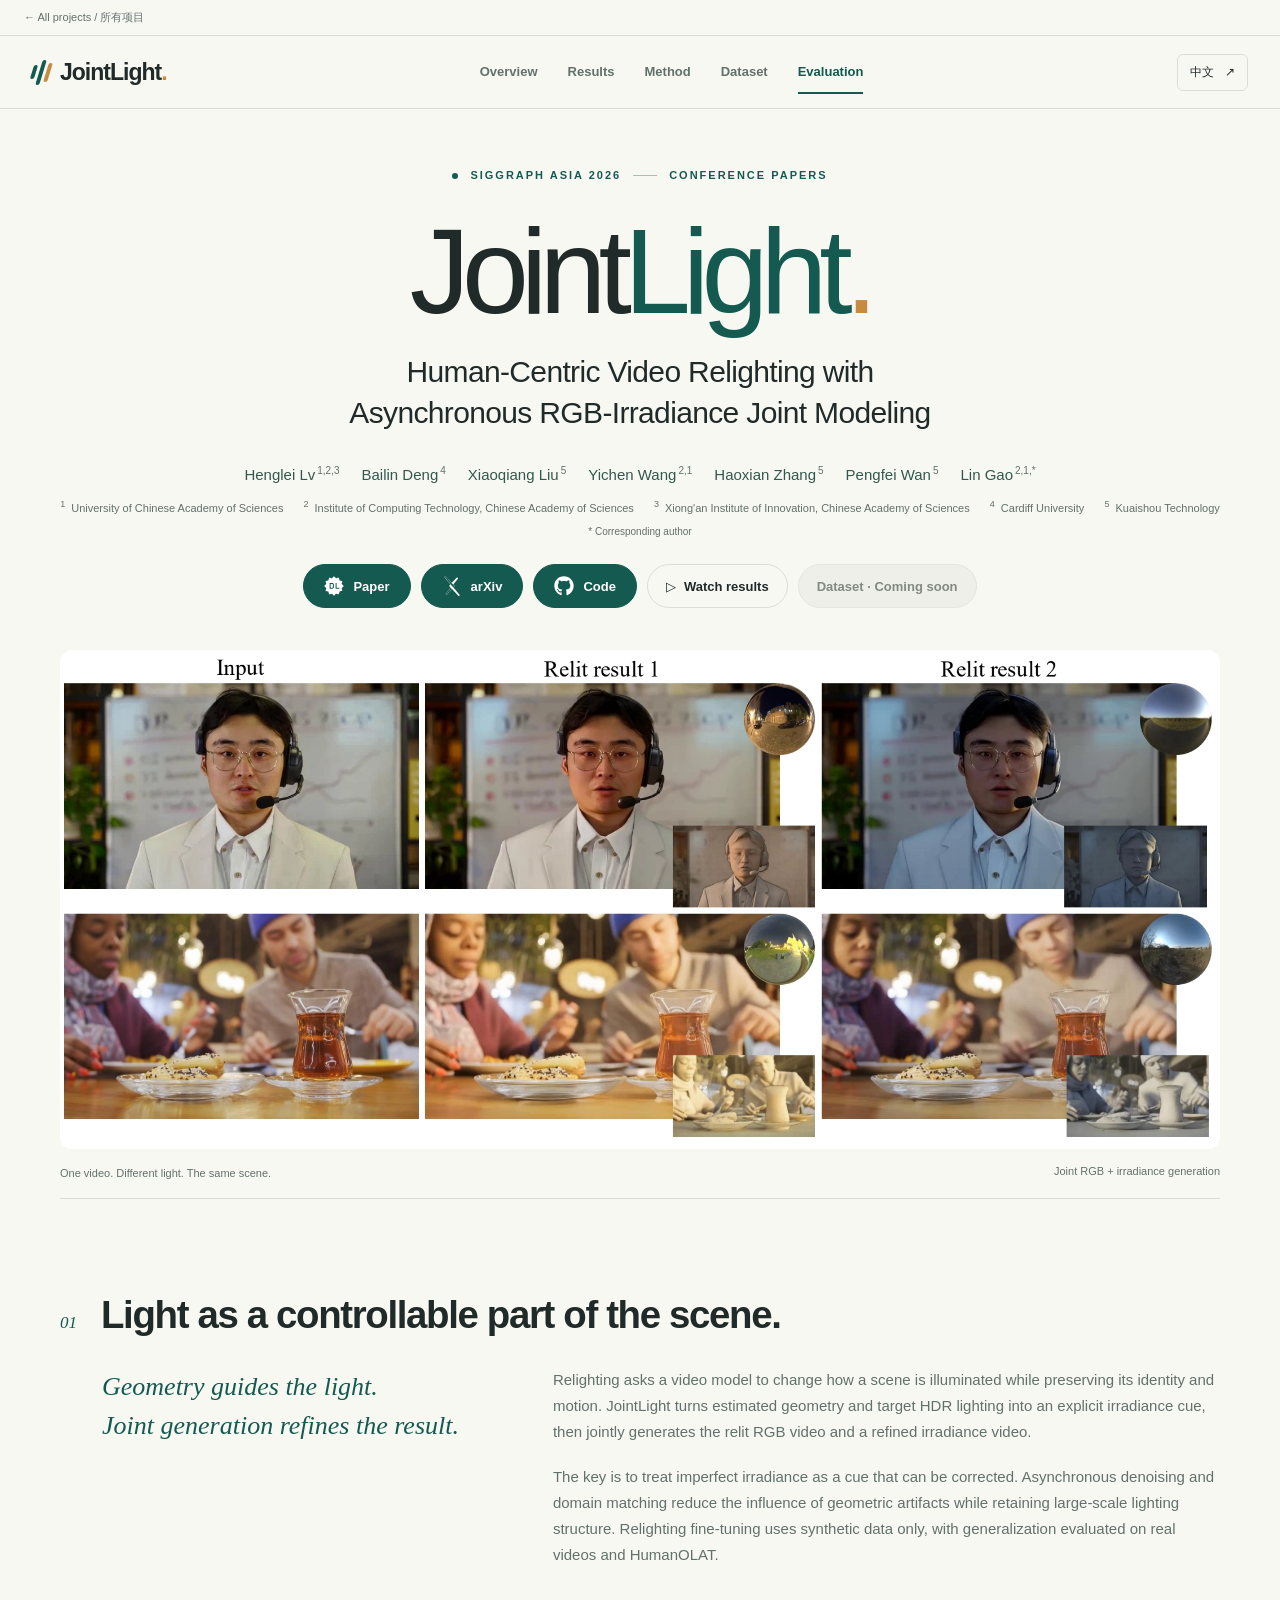
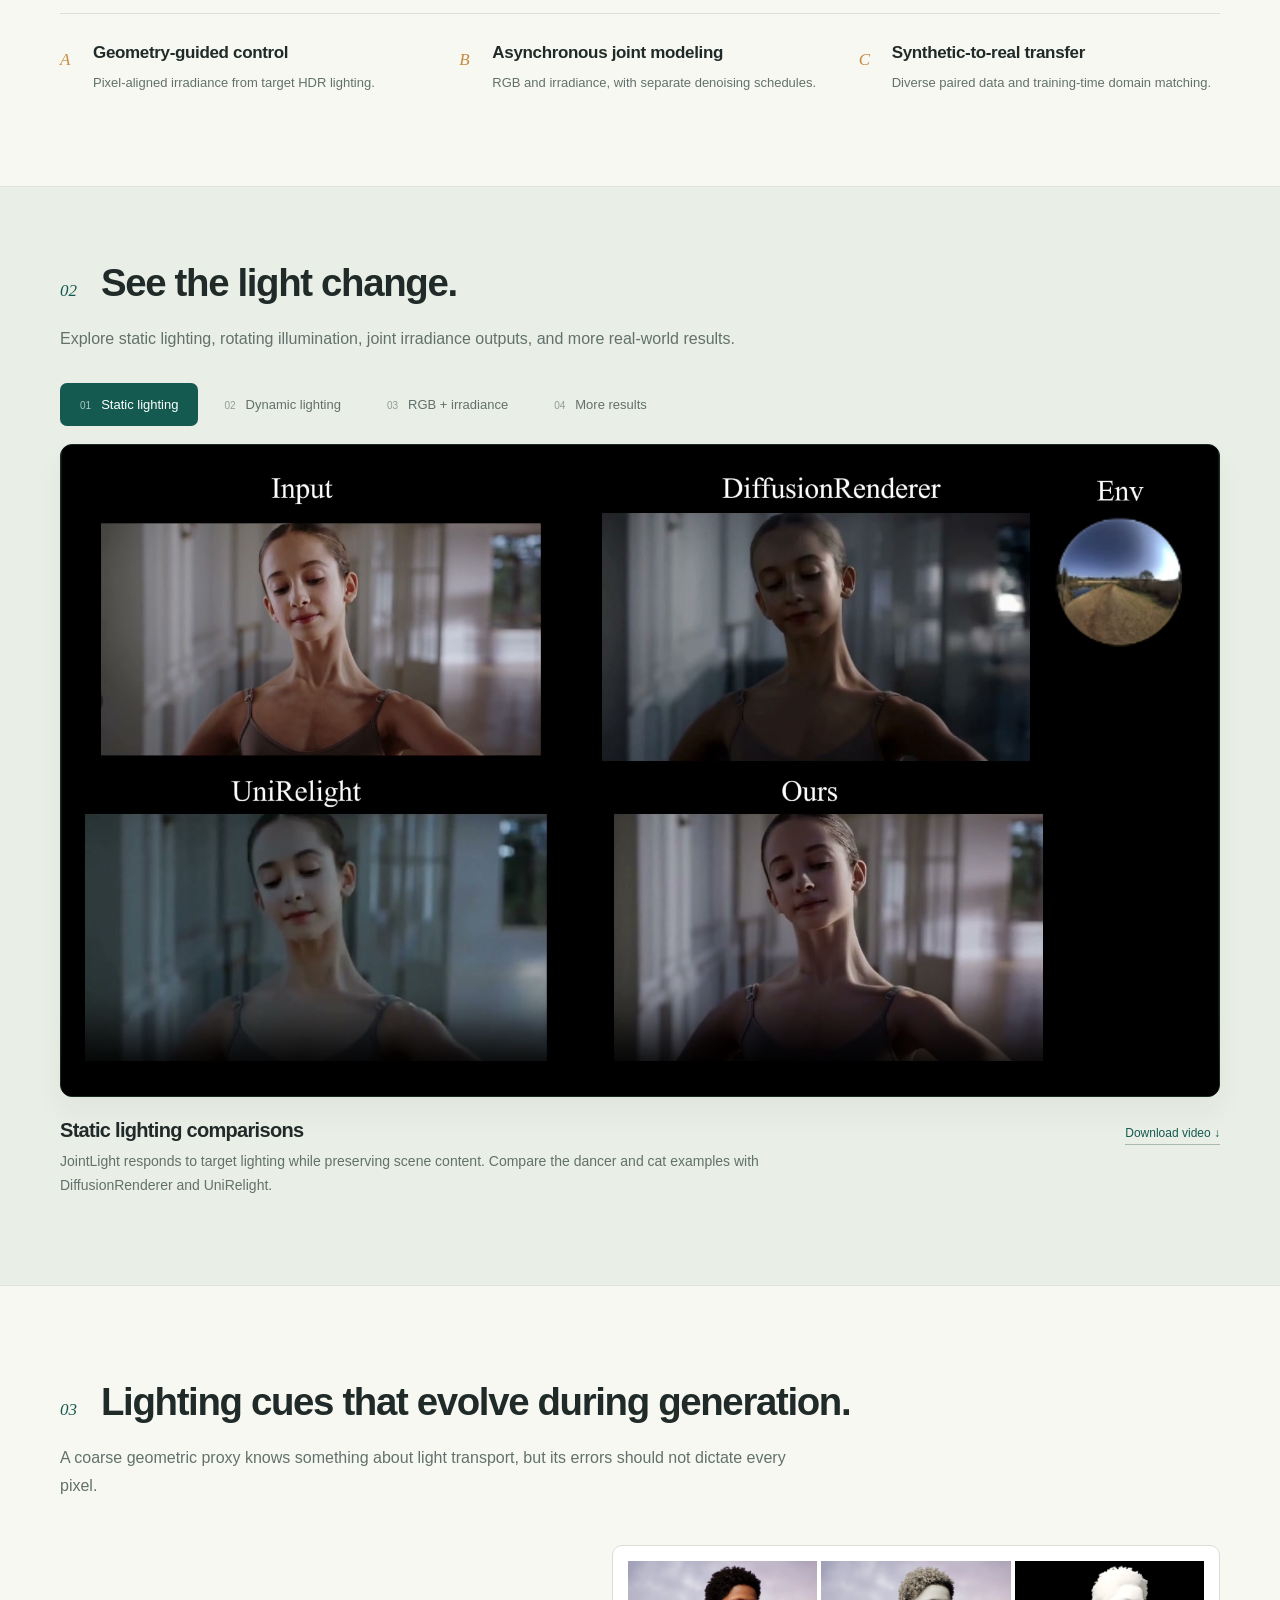
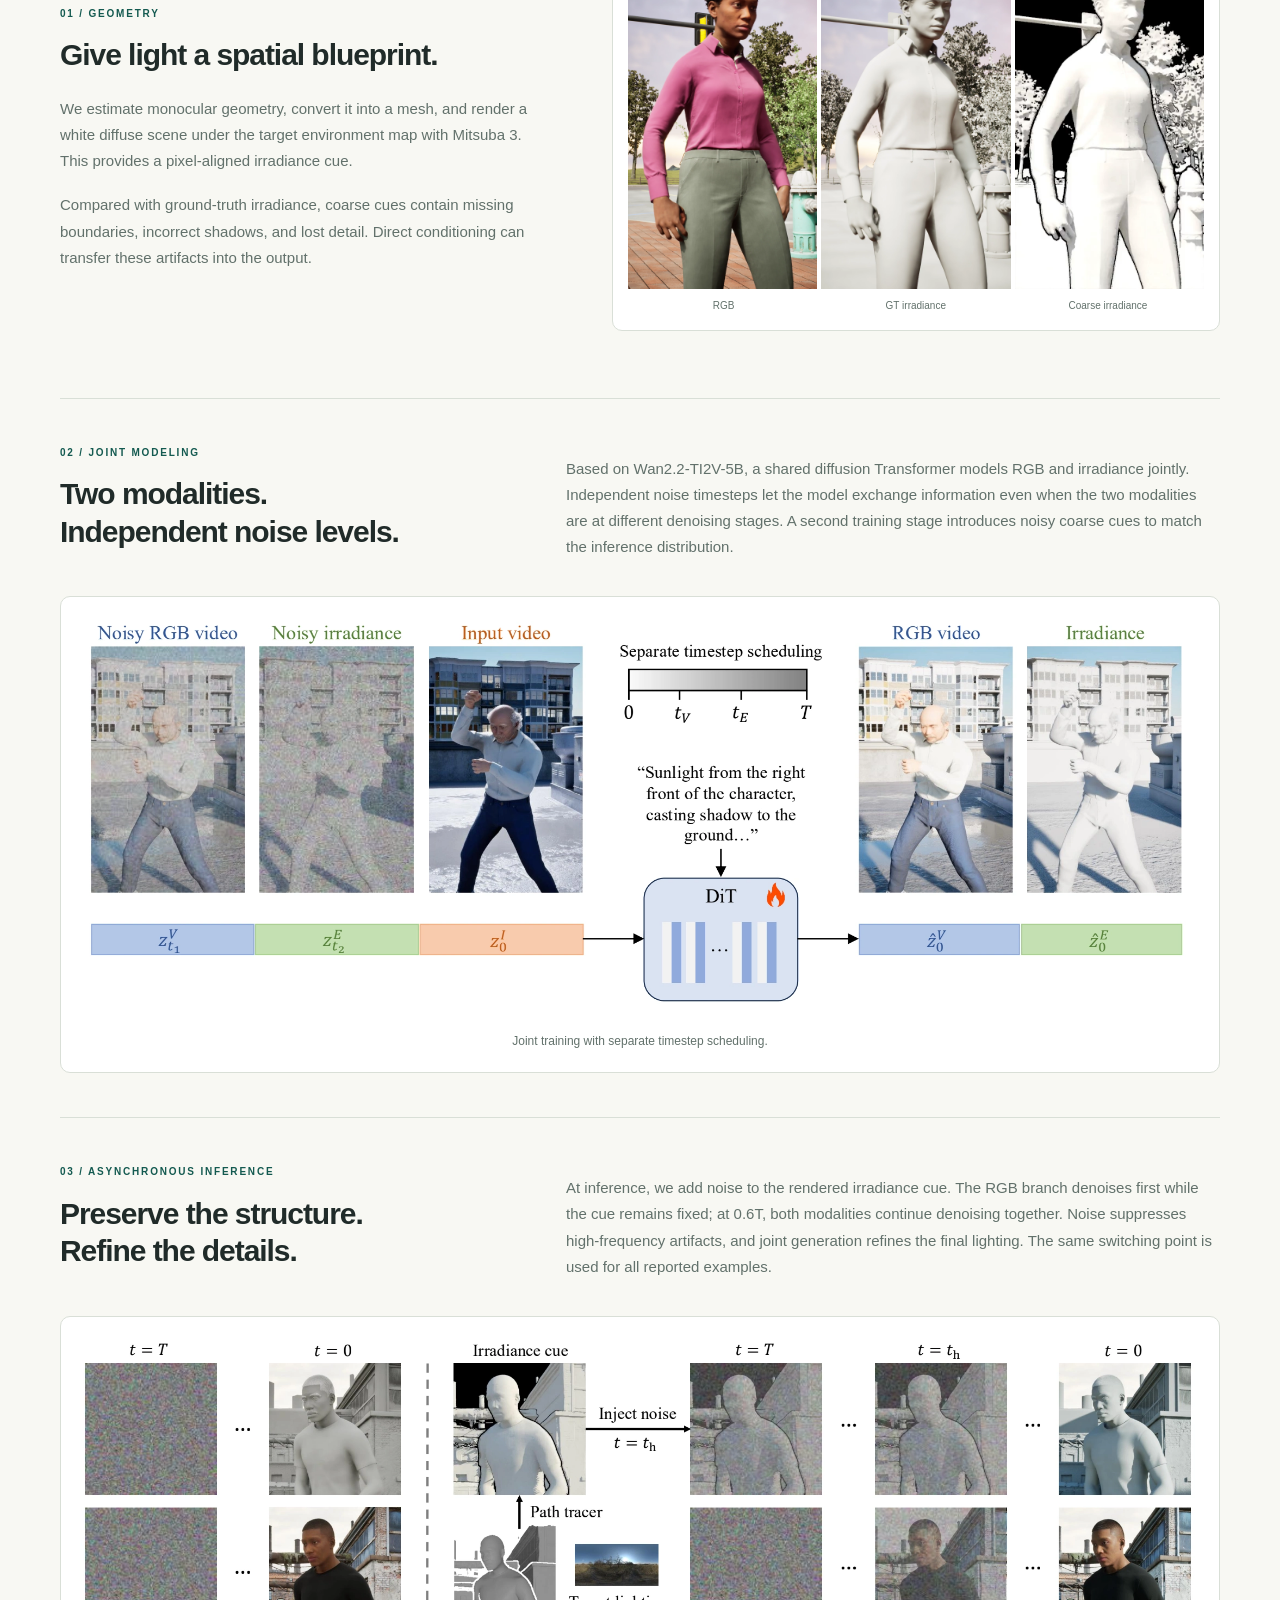
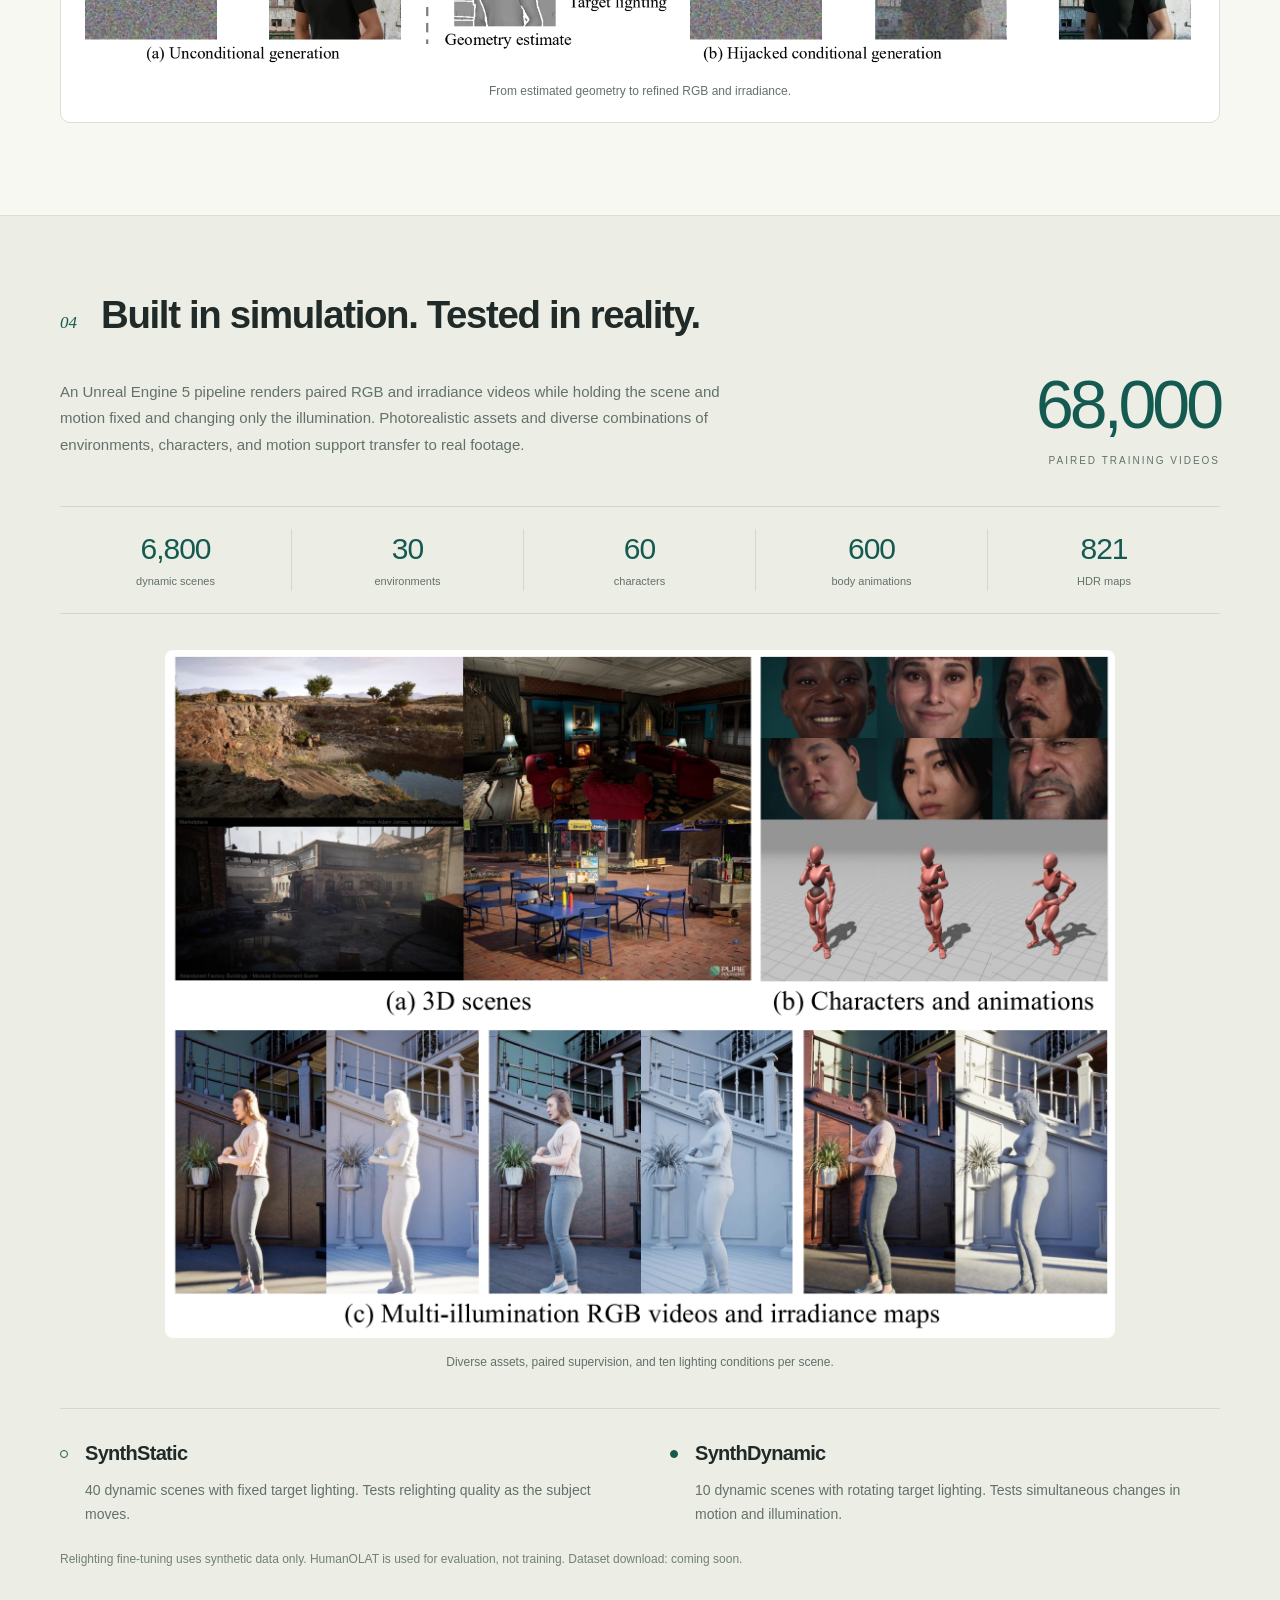
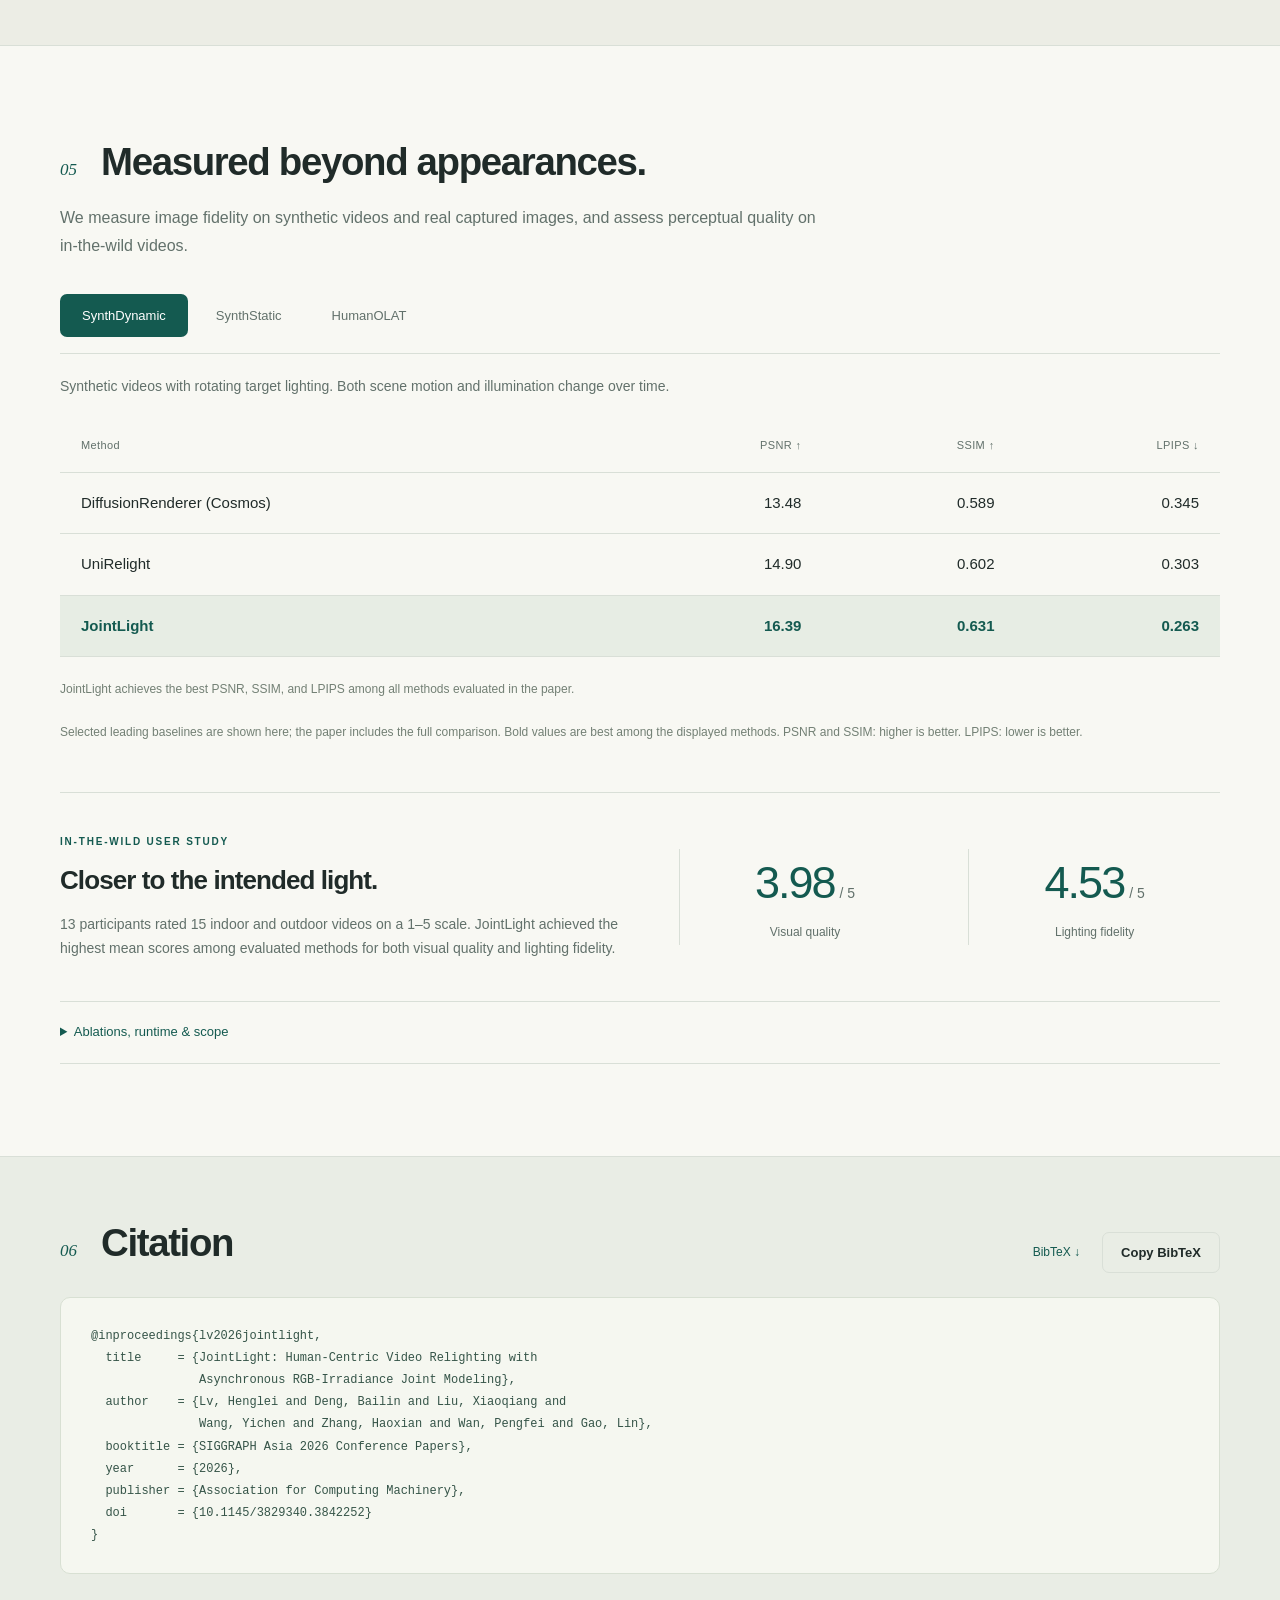
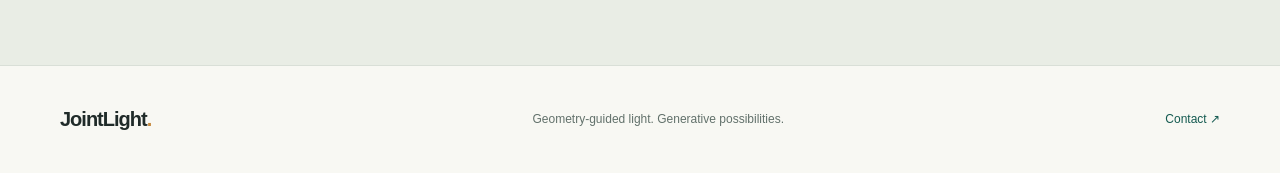
<file: projects/JointLight-project-page/index.html>
<!doctype html><html lang="en"><head><meta charset="utf-8"><meta name="viewport" content="width=device-width,initial-scale=1"><title>JointLight · Redirecting</title><meta http-equiv="refresh" content="0;url=../../JointLight/"><link rel="canonical" href="https://sagileo.github.io/JointLight/"><script>location.replace('../../JointLight/' + location.search + location.hash);</script></head><body><p>This project has moved to <a href="../../JointLight/">JointLight</a>.</p></body></html>
</file>
<file: site.css>
* { box-sizing: border-box; }
:root { --paper: #f8f8f3; --ink: #202b29; --muted: #62716b; --green: #145a50; --line: #d9dfd7; }
html { scroll-behavior: smooth; }
body { margin: 0; background: var(--paper); color: var(--ink); font-family: -apple-system, BlinkMacSystemFont, "Segoe UI", "PingFang SC", sans-serif; line-height: 1.65; -webkit-font-smoothing: antialiased; }
a { color: inherit; text-decoration: none; }
a:focus-visible { outline: 3px solid #c68b40; outline-offset: 6px; }
img { display: block; width: 100%; height: auto; }
.site-header, main, footer { width: min(1120px, calc(100% - 64px)); margin-inline: auto; }
.site-header { display: flex; align-items: center; justify-content: space-between; height: 86px; border-bottom: 1px solid var(--line); font-size: 13px; }
.brand { display: flex; align-items: center; gap: 9px; font-size: 17px; font-weight: 650; letter-spacing: -.5px; }
.brand-role { color: var(--muted); font-weight: 400; font-size: 13px; margin-left: 6px; letter-spacing: 0; }
.brand-dot { width: 10px; height: 10px; border-radius: 50%; background: var(--green); }
.intro { padding: 76px 0 54px; }
.eyebrow { font-size: 10px; letter-spacing: 2px; color: var(--green); font-weight: 650; margin: 0 0 20px; }
h1 { margin: 0; font-size: clamp(44px, 6vw, 78px); line-height: 1.12; letter-spacing: -.055em; font-weight: 500; }
h1 span { color: var(--green); }
.description { max-width: 610px; font-size: 17px; color: var(--muted); margin: 25px 0 0; }
.projects { padding-bottom: 60px; }
.project { display: grid; grid-template-columns: 1.25fr 1fr; align-items: center; gap: 46px; padding: 40px 0; border-top: 1px solid var(--line); }
.project-image { border: 1px solid var(--line); background: white; border-radius: 9px; padding: 12px; min-width: 0; transition: box-shadow .2s; }
.project-image:hover { box-shadow: 0 12px 28px #183d1910; }
.project-copy { min-width: 0; }
.project-top { display: flex; justify-content: space-between; align-items: center; margin-bottom: 13px; }
.venue { color: var(--green); font-size: 10px; font-weight: 650; letter-spacing: 1.4px; }
.number { color: #819087; font-family: Georgia, serif; font-style: italic; font-size: 17px; }
h2 { font-size: 31px; font-weight: 550; letter-spacing: -1px; line-height: 1.2; margin: 0 0 12px; }
.paper-title { font-size: 16px; line-height: 1.55; margin: 0; }
.project-description { color: var(--muted); font-size: 13px; line-height: 1.8; margin: 13px 0 19px; }
.project-link { display: inline-flex; align-items: center; gap: 32px; font-size: 12px; color: var(--green); font-weight: 600; padding-bottom: 5px; border-bottom: 1px solid #aebeb0; }
.project-link:hover { color: #a66b26; }
footer { display: flex; justify-content: space-between; gap: 20px; border-top: 1px solid var(--line); padding: 27px 0 35px; font-size: 11px; color: var(--muted); }
footer span:last-child { display: flex; gap: 22px; }
.skip { position: fixed; top: -80px; left: 16px; background: var(--green); color: white; padding: 10px 18px; }
.skip:focus { top: 10px; }
@media (max-width: 760px) {
  .site-header, main, footer { width: calc(100% - 36px); }
  .site-header { height: 68px; }
  .brand-role { display: none; }
  .intro { padding: 48px 0 36px; }
  h1 { font-size: clamp(43px, 9vw, 63px); }
  .description { font-size: 15px; }
  .project { grid-template-columns: 1fr; gap: 25px; padding: 30px 0; }
  .project-image { padding: 8px; }
  h2 { font-size: 29px; }
  footer { flex-wrap: wrap; }
}
@media (prefers-reduced-motion: reduce) { html { scroll-behavior: auto; } * { transition: none !important; } }
</file>
<file: JointLight/styles.css>
:root {
  --paper:#f8f8f3;
  --ink:#202b29;
  --muted:#62716b;
  --green:#145a50;
  --light:#e7ede4;
  --line:#d9dfd7;
  --warm:#c68b40;
  --serif:Georgia,'Times New Roman',serif;
  --sans:Inter,-apple-system,BlinkMacSystemFont,'Segoe UI','PingFang SC','Microsoft YaHei',sans-serif;
}
* {
  box-sizing:border-box;
}
html {
  scroll-behavior:smooth;
  scroll-padding-top:95px;
}
body {
  margin:0;
  color:var(--ink);
  background:var(--paper);
  font-family:var(--sans);
  font-size:16px;
  line-height:1.75;
  -webkit-font-smoothing:antialiased;
}
[data-lang] {
  display:contents;
}
html[lang="en"] [data-lang="zh"],html[lang="zh-CN"] [data-lang="en"] {
  display:none!important;
}
a {
  color:inherit;
  text-decoration:none;
}
button {
  font:inherit;
  color:inherit;
  cursor:pointer;
}
button:disabled {
  cursor:default;
}
button,a {
  -webkit-tap-highlight-color:transparent;
}
button:focus-visible,a:focus-visible,summary:focus-visible,[tabindex]:focus-visible {
  outline:3px solid #d1a04b;
  outline-offset:5px;
}
::selection {
  background:#cee0d1;
}
img {
  max-width:100%;
  display:block;
}
figure,p,h1,h2,h3,dl,dd {
  margin:0;
}
p {
  color:var(--muted);
}
p+p {
  margin-top:18px;
}
h2,h3 {
  line-height:1.25;
  font-weight:550;
  letter-spacing:-.035em;
}
h2 {
  font-size:clamp(29px,3vw,39px);
}
h3 {
  font-size:23px;
}
.container {
  width:min(1160px,calc(100% - 80px));
  margin-inline:auto;
}
.skip {
  position:fixed;
  left:20px;
  top:-100px;
  background:var(--green);
  color:#fff;
  padding:10px 20px;
  z-index:100;
}
.skip:focus {
  top:10px;
}
.site-header {
  position:sticky;
  top:0;
  z-index:20;
  background:rgba(248,248,243,.94);
  backdrop-filter:blur(16px);
  border-bottom:1px solid var(--line);
}
.header-inner {
  width:min(1280px,calc(100% - 64px));
  height:72px;
  margin:auto;
  display:flex;
  align-items:center;
  justify-content:space-between;
  gap:25px;
}
.wordmark {
  display:inline-flex;
  align-items:center;
  font-size:23px;
  letter-spacing:-1px;
  font-weight:680;
}
.brand-period {
  color:var(--warm);
}
.brand-icon {
  display:flex;
  align-items:center;
  gap:3px;
  height:24px;
  margin-right:10px;
}
.brand-icon i {
  display:block;
  background:var(--green);
  width:4px;
  height:14px;
  border-radius:2px;
  transform:skew(-17deg);
}
.brand-icon i:nth-child(2) {
  height:25px;
}
.brand-icon i:nth-child(3) {
  height:19px;
  background:var(--warm);
}
nav {
  display:flex;
  gap:30px;
  font-size:13px;
  font-weight:550;
  color:var(--muted);
}
nav a {
  position:relative;
  padding:25px 0;
}
nav a:hover,nav a.active {
  color:var(--green);
}
nav a.active:after {
  content:'';
  position:absolute;
  bottom:15px;
  left:0;
  right:0;
  height:2px;
  background:var(--green);
}
.language-switch {
  padding:7px 12px;
  background:transparent;
  border:1px solid var(--line);
  border-radius:6px;
  font-size:12px;
  white-space:nowrap;
}
.language-switch:hover {
  background:var(--light);
}
.language-switch span {
  margin-left:8px;
}
.hero {
  text-align:center;
  padding-top:57px;
}
.venue {
  font-size:11px;
  letter-spacing:2px;
  font-weight:650;
  color:var(--green);
  display:flex;
  justify-content:center;
  align-items:center;
  gap:12px;
}
.status-dot {
  width:6px;
  height:6px;
  background:var(--green);
  border-radius:50%;
}
.venue-rule {
  width:24px;
  height:1px;
  background:#adbdb0;
}
h1 {
  font-size:clamp(70px,9.4vw,123px);
  line-height:1.15;
  font-weight:520;
  letter-spacing:-8px;
  margin:16px 0 11px;
  color:var(--ink);
}
h1>span:first-child {
  color:var(--green);
}
h1 .title-dot {
  color:var(--warm);
}
.paper-title {
  font-size:clamp(20px,2.35vw,30px);
  line-height:1.38;
  letter-spacing:-.65px;
  font-weight:440;
  max-width:980px;
  margin:auto;
}
.authors {
  display:flex;
  justify-content:center;
  gap:8px 22px;
  flex-wrap:wrap;
  font-size:15px;
  margin:28px 0 9px;
  color:#33584e;
}
.authors sup {
  font-size:10px;
  margin-left:2px;
  color:var(--muted);
}
.affiliations {
  display:flex;
  flex-wrap:wrap;
  justify-content:center;
  gap:2px 20px;
  font-size:11px;
  color:var(--muted);
}
.affiliations>span[data-lang] {
  display:flex;
  flex-wrap:wrap;
  justify-content:center;
  gap:4px 20px;
}
.affiliations sup {
  font-size:9px;
  margin-right:3px;
}
.corresponding {
  font-size:10px;
  margin-top:5px;
}
.resource-links {
  display:flex;
  gap:10px;
  justify-content:center;
  flex-wrap:wrap;
  margin:24px 0 42px;
}
.button {
  display:inline-flex;
  align-items:center;
  justify-content:center;
  gap:8px;
  border:1px solid var(--line);
  background:transparent;
  padding:10px 18px;
  border-radius:7px;
  font-size:13px;
  font-weight:550;
  line-height:1.5;
  transition:background .2s,transform .2s;
}
.button:hover:not(:disabled) {
  background:var(--light);
  transform:translateY(-1px);
}
.button.primary {
  background:var(--green);
  color:white;
  border-color:var(--green);
}
.button.primary:hover {
  background:#0d443c;
}
.button.pending {
  color:#818b82;
  background:#eeefe8;
  border-color:#e3e7de;
}
.hero-figure {
  text-align:left;
}
.teaser-labels {
  display:grid;
  grid-template-columns:repeat(3,1fr);
  text-align:center;
  padding:0 0 10px;
  font-size:10px;
  letter-spacing:1.9px;
  color:var(--muted);
  font-weight:600;
}
.hero-figure .figure-zoom {
  border-radius:12px;
  background:#fff;
  overflow:hidden;
}
.hero-figure figcaption {
  display:flex;
  justify-content:space-between;
  gap:20px;
  padding:13px 0;
  color:var(--ink);
  font-size:13px;
  border-bottom:1px solid var(--line);
}
.hero-figure figcaption>span {
  color:var(--muted);
  font-size:11px;
}
.figure-zoom {
  display:block;
  position:relative;
  padding:0;
  border:0;
  width:100%;
  background:#fff;
  cursor:zoom-in;
}
.figure-zoom img {
  width:100%;
  height:auto;
}
.zoom-hint {
  position:absolute;
  right:10px;
  bottom:10px;
  width:30px;
  height:30px;
  display:grid;
  place-items:center;
  background:#fffdf7ed;
  color:var(--green);
  border:1px solid #d9dfd7;
  border-radius:50%;
  font-size:17px;
  opacity:0;
  transition:opacity .2s;
}
.figure-zoom:hover .zoom-hint,.figure-zoom:focus-visible .zoom-hint {
  opacity:1;
}
.overview,.method,.evaluation {
  padding-block:92px;
}
.section-heading {
  display:flex;
  align-items:baseline;
  gap:24px;
  margin-bottom:28px;
}
.section-index {
  font-family:var(--serif);
  font-style:italic;
  color:var(--green);
  font-size:17px;
  flex-shrink:0;
}
.overview-body {
  display:grid;
  grid-template-columns:1fr 1.6fr;
  gap:76px;
}
.overview-body .lead {
  font-size:26px;
  font-family:var(--serif);
  font-style:italic;
  line-height:1.5;
  color:var(--green);
  padding-left:42px;
}
.overview-body>div {
  font-size:15px;
}
.contributions {
  display:grid;
  grid-template-columns:repeat(3,1fr);
  gap:38px;
  border-top:1px solid var(--line);
  padding-top:28px;
  margin-top:44px;
}
.contributions article {
  position:relative;
  padding-left:33px;
}
.letter {
  position:absolute;
  left:0;
  top:3px;
  font-family:var(--serif);
  font-style:italic;
  font-size:17px;
  color:var(--warm);
}
.contributions h3 {
  font-size:17px;
  letter-spacing:-.02em;
  margin-bottom:9px;
}
.contributions p {
  font-size:13px;
  line-height:1.7;
}
.results-band {
  background:#e9eee7;
  padding-block:72px;
  border-block:1px solid #dce3d8;
}
.section-intro {
  max-width:760px;
  font-size:16px;
  margin-top:-10px;
  margin-bottom:30px;
}
.tabs {
  display:flex;
  gap:6px;
  flex-wrap:wrap;
}
.tabs button {
  border:1px solid transparent;
  background:transparent;
  padding:11px 19px;
  font-size:13px;
  border-radius:7px;
  color:var(--muted);
  line-height:1.5;
}
.tabs button[aria-selected="true"] {
  background:var(--green);
  color:white;
}
.tabs button:hover:not([aria-selected="true"]) {
  background:#dce5d8;
}
.tab-number {
  font-size:10px;
  opacity:.65;
  margin-right:10px;
}
.video-tabs {
  margin-bottom:18px;
}
.video-frame {
  background:#101713;
  border-radius:12px;
  overflow:hidden;
  border:1px solid #182b20;
  aspect-ratio:16/9;
  box-shadow:0 15px 30px #2234210c;
}
.video-frame video {
  width:100%;
  height:100%;
  display:block;
  object-fit:contain;
}
.video-caption {
  display:flex;
  justify-content:space-between;
  gap:45px;
  margin-top:21px;
  align-items:baseline;
  min-height:95px;
}
.video-caption h3 {
  font-size:20px;
  margin-bottom:6px;
}
.video-caption p {
  font-size:14px;
  max-width:790px;
}
.video-caption>a {
  white-space:nowrap;
  color:var(--green);
  font-size:12px;
  border-bottom:1px solid #aabaaa;
}
.method .section-intro {
  margin-bottom:45px;
}
.method-step {
  display:grid;
  grid-template-columns:.95fr 1.2fr;
  gap:70px;
  align-items:center;
  padding-bottom:54px;
}
.eyebrow {
  font-size:10px;
  letter-spacing:1.8px;
  color:var(--green);
  font-weight:650;
  display:block;
  margin-bottom:14px;
}
.step-copy h3,.wide-copy h3 {
  font-size:30px;
  margin-bottom:22px;
}
.step-copy p {
  font-size:15px;
}
.method-step figure {
  padding:15px;
  background:#fff;
  border:1px solid var(--line);
  border-radius:10px;
}
.three-labels {
  display:grid;
  grid-template-columns:repeat(3,1fr);
  text-align:center;
  font-size:10px;
  margin-top:8px;
  color:var(--muted);
}
.method-wide {
  border-top:1px solid var(--line);
  padding-top:45px;
  margin-top:13px;
}
.wide-copy {
  display:grid;
  grid-template-columns:.8fr 1.2fr;
  gap:70px;
  margin-bottom:24px;
}
.wide-copy p {
  font-size:15px;
  align-self:center;
}
.paper-figure {
  background:white;
  border:1px solid var(--line);
  padding:20px;
  border-radius:10px;
  margin-bottom:44px;
}
.paper-figure figcaption {
  text-align:center;
  font-size:12px;
  color:var(--muted);
  padding-top:16px;
}
.method-wide:last-child .paper-figure {
  margin-bottom:0;
}
.data-band {
  background:#ecede5;
  border-block:1px solid var(--line);
  padding:75px 0;
}
.data-top {
  display:grid;
  grid-template-columns:1.3fr .7fr;
  gap:90px;
  align-items:center;
}
.data-top p {
  font-size:15px;
}
.data-big {
  text-align:right;
}
.data-big strong {
  font-size:68px;
  line-height:1.1;
  font-weight:480;
  letter-spacing:-4px;
  color:var(--green);
}
.data-big>span {
  display:block;
  text-transform:uppercase;
  font-size:10px;
  letter-spacing:2px;
  margin-top:10px;
  color:var(--muted);
}
.dataset-stats {
  display:grid;
  grid-template-columns:repeat(5,1fr);
  margin:36px 0;
  border-block:1px solid #d1d9ce;
  padding:22px 0;
}
.dataset-stats>div {
  text-align:center;
  border-right:1px solid #d1d9ce;
}
.dataset-stats>div:last-child {
  border:0;
}
.dataset-stats dt {
  font-size:30px;
  font-weight:500;
  letter-spacing:-1px;
  color:var(--green);
  line-height:1.3;
}
.dataset-stats dd {
  font-size:11px;
  color:var(--muted);
  margin-top:4px;
}
.dataset-figure {
  max-width:950px;
  margin:auto;
}
.dataset-figure .figure-zoom {
  border-radius:8px;
  overflow:hidden;
  background:white;
}
.dataset-figure figcaption {
  font-size:12px;
  text-align:center;
  margin-top:14px;
  color:var(--muted);
}
.benchmark-grid {
  display:grid;
  grid-template-columns:1fr 1fr;
  gap:60px;
  border-top:1px solid #d1d9ce;
  padding-top:32px;
  margin-top:35px;
}
.benchmark-grid article {
  position:relative;
  padding-left:25px;
}
.benchmark-grid h3 {
  font-size:20px;
  margin-bottom:12px;
}
.benchmark-grid p {
  font-size:14px;
}
.benchmark-dot {
  position:absolute;
  width:8px;
  height:8px;
  border:1.5px solid var(--green);
  border-radius:50%;
  top:9px;
  left:0;
}
.benchmark-grid article:last-child .benchmark-dot {
  background:var(--green);
}
.fine-print {
  font-size:12px;
  line-height:1.75;
  color:#738075;
  margin-top:22px;
}
.benchmark-tabs {
  border-bottom:1px solid var(--line);
  padding-bottom:16px;
  margin-top:34px;
}
.benchmark-tabs button {
  padding-inline:21px;
}
#benchmark-description {
  font-size:14px;
  margin:20px 0;
}
.table-scroll {
  overflow-x:auto;
}
table {
  border-collapse:collapse;
  width:100%;
  font-size:15px;
  font-variant-numeric:tabular-nums;
}
th,td {
  padding:17px 21px;
  border-bottom:1px solid var(--line);
  text-align:right;
}
th:first-child {
  text-align:left;
}
thead {
  color:var(--muted);
  font-size:11px;
  letter-spacing:.4px;
}
thead th {
  font-weight:500;
}
tbody th {
  font-weight:450;
}
tr.ours {
  background:var(--light);
  color:var(--green);
}
tr.ours th {
  font-weight:650;
}
tbody td strong {
  font-weight:750;
}
.study-row {
  display:grid;
  grid-template-columns:1.5fr .65fr .65fr;
  gap:38px;
  border-top:1px solid var(--line);
  margin-top:49px;
  padding-top:40px;
  align-items:center;
}
.study-row h3 {
  font-size:26px;
  margin-bottom:15px;
}
.study-row p {
  font-size:14px;
}
.study-number {
  text-align:center;
  border-left:1px solid var(--line);
}
.study-number strong {
  display:block;
  font-size:45px;
  color:var(--green);
  font-weight:500;
  letter-spacing:-2px;
  line-height:1.5;
}
.study-number small {
  font-size:14px;
  letter-spacing:0;
  color:var(--muted);
  margin-left:5px;
}
.study-number>span {
  font-size:12px;
  color:var(--muted);
}
.technical-details {
  border-block:1px solid var(--line);
  margin-top:40px;
}
.technical-details summary {
  padding:19px 0;
  cursor:pointer;
  color:var(--green);
  font-size:13px;
}
.details-grid {
  display:grid;
  grid-template-columns:1fr 1fr;
  gap:50px;
  padding:10px 0 25px;
}
.details-grid h3 {
  font-size:17px;
  margin-bottom:12px;
}
.details-grid p {
  font-size:13px;
}
.citation-band {
  padding-block:62px;
  background:#e9ede5;
  border-block:1px solid var(--line);
}
.citation-top {
  display:flex;
  justify-content:space-between;
  align-items:center;
  gap:20px;
}
.citation-top .section-heading {
  margin-bottom:20px;
}
.citation-top>div:last-child {
  display:flex;
  align-items:center;
  gap:22px;
}
.text-link {
  font-size:12px;
  color:var(--green);
}
pre {
  padding:27px 30px;
  border:1px solid #d8e0d3;
  border-radius:10px;
  background:#f5f7f0;
  color:#355448;
  overflow:auto;
  margin:10px 0 0;
  font-size:12px;
  line-height:1.85;
  tab-size:2;
}
code {
  font-family:'SFMono-Regular',Consolas,monospace;
}
.copy-status {
  font-size:12px;
  min-height:21px;
  margin-top:8px;
}
footer {
  display:flex;
  justify-content:space-between;
  align-items:center;
  gap:24px;
  padding-block:36px;
}
footer .wordmark {
  font-size:20px;
}
footer p,footer>a:last-child {
  font-size:12px;
}
footer>a:last-child {
  color:var(--green);
}
dialog {
  max-width:min(1400px,95vw);
  width:max-content;
  max-height:95vh;
  padding:15px 20px;
  border:1px solid var(--line);
  border-radius:12px;
  background:#fff;
  overflow:auto;
}
dialog::backdrop {
  background:#10261fe0;
  backdrop-filter:blur(6px);
}
dialog img {
  max-height:78vh;
  object-fit:contain;
  width:auto;
  margin:auto;
}
dialog .dialog-toolbar {
  display:flex;
  justify-content:space-between;
  align-items:center;
  padding-bottom:10px;
  color:var(--muted);
  font-size:12px;
}
#close-figure {
  background:var(--paper);
  border:1px solid var(--line);
  border-radius:50%;
  width:34px;
  height:34px;
  font-size:25px;
  line-height:1;
}
dialog p {
  text-align:center;
  font-size:11px;
  margin-top:10px;
}
.sr-only {
  position:absolute;
  width:1px;
  height:1px;
  padding:0;
  margin:-1px;
  overflow:hidden;
  clip:rect(0,0,0,0);
  white-space:nowrap;
  border:0;
}
@media(min-width:1500px) {
  .hero {
    padding-top:70px;
  }
  .resource-links {
    margin-bottom:48px;
  }
}
@media(max-width:1000px) {
  .container {
    width:calc(100% - 56px);
  }
  nav {
    gap:20px;
  }
  .header-inner {
    width:calc(100% - 44px);
  }
  .overview-body {
    gap:35px;
  }
  .overview-body .lead {
    font-size:23px;
    padding-left:0;
  }
  .method-step,.wide-copy {
    gap:35px;
  }
  .step-copy h3,.wide-copy h3 {
    font-size:26px;
  }
  .data-top {
    gap:45px;
  }
  .data-big strong {
    font-size:58px;
  }
  .contributions {
    gap:23px;
  }
  .study-row {
    gap:22px;
  }
  .study-number strong {
    font-size:37px;
  }
}
@media(max-width:720px) {
  .container {
    width:calc(100% - 36px);
  }
  .header-inner {
    height:60px;
    width:calc(100% - 36px);
  }
  .wordmark {
    font-size:21px;
  }
  nav {
    display:none;
  }
  .hero {
    padding-top:35px;
  }
  .venue {
    font-size:8px;
    letter-spacing:1.3px;
    gap:8px;
  }
  .venue-rule {
    width:14px;
  }
  h1 {
    font-size:77px;
    letter-spacing:-5px;
    margin:14px 0 12px;
  }
  .paper-title {
    font-size:20px;
    letter-spacing:-.4px;
  }
  .authors {
    font-size:12px;
    gap:6px 14px;
    margin-top:23px;
  }
  .affiliations {
    font-size:10px;
    gap:4px 12px;
    line-height:1.6;
  }
  .affiliations>span[data-lang]>span:first-child {
    flex-basis:100%;
  }
  .resource-links {
    gap:8px;
    margin:22px 0 28px;
  }
  .button {
    font-size:11px;
    padding:9px 13px;
  }
  .teaser-labels {
    font-size:7px;
    letter-spacing:.5px;
    padding-bottom:6px;
  }
  .hero-figure .figure-zoom {
    border-radius:7px;
  }
  .hero-figure figcaption {
    font-size:11px;
    display:block;
    padding:11px 0;
  }
  .hero-figure figcaption>span {
    display:block;
    font-size:10px;
    margin-top:3px;
  }
  .overview,.method,.evaluation {
    padding-block:55px;
  }
  .section-heading {
    gap:13px;
    margin-bottom:24px;
  }
  h2 {
    font-size:28px;
    line-height:1.27;
  }
  .section-index {
    font-size:15px;
  }
  .overview-body {
    grid-template-columns:1fr;
    gap:22px;
  }
  .overview-body .lead {
    font-size:25px;
  }
  .overview-body>div {
    font-size:14px;
  }
  .contributions {
    grid-template-columns:1fr;
    gap:24px;
    margin-top:28px;
    padding-top:25px;
  }
  .contributions h3 {
    font-size:18px;
    margin-bottom:5px;
  }
  .contributions article {
    padding-left:34px;
  }
  .results-band,.data-band {
    padding:48px 0;
  }
  .section-intro {
    font-size:14px;
    margin-bottom:23px;
  }
  .tabs {
    gap:5px;
  }
  .tabs button {
    padding:9px 11px;
    font-size:11px;
  }
  .tab-number {
    display:none;
  }
  .video-tabs {
    display:grid;
    grid-template-columns:1fr 1fr;
  }
  .video-frame {
    border-radius:7px;
  }
  .video-caption {
    display:block;
    margin-top:18px;
    min-height:140px;
  }
  .video-caption h3 {
    font-size:19px;
  }
  .video-caption p {
    font-size:13px;
  }
  .video-caption>a {
    display:inline-block;
    margin-top:12px;
    font-size:11px;
  }
  .method-step,.wide-copy {
    grid-template-columns:1fr;
    gap:24px;
  }
  .method-step {
    padding-bottom:30px;
  }
  .step-copy h3,.wide-copy h3 {
    font-size:27px;
    margin-bottom:16px;
  }
  .step-copy p,.wide-copy p {
    font-size:14px;
  }
  .method-step figure {
    padding:8px;
  }
  .three-labels {
    font-size:9px;
  }
  .method-wide {
    padding-top:30px;
  }
  .wide-copy {
    gap:0;
  }
  .paper-figure {
    padding:10px;
    border-radius:7px;
    margin-bottom:25px;
  }
  .paper-figure figcaption {
    font-size:10px;
    padding-top:10px;
  }
  .data-top {
    grid-template-columns:1fr;
    gap:24px;
  }
  .data-top p {
    font-size:14px;
  }
  .data-big {
    text-align:left;
  }
  .data-big strong {
    font-size:62px;
  }
  .data-big>span {
    display:inline-block;
    margin-left:16px;
    font-size:9px;
  }
  .dataset-stats {
    grid-template-columns:repeat(3,1fr);
    row-gap:25px;
    padding-block:22px;
    margin-block:25px;
  }
  .dataset-stats dt {
    font-size:27px;
  }
  .dataset-stats dd {
    font-size:10px;
  }
  .dataset-stats>div:nth-child(3) {
    border:0;
  }
  .dataset-stats>div:last-child {
    border-right:1px solid #d1d9ce;
  }
  .dataset-figure figcaption {
    font-size:11px;
  }
  .benchmark-grid {
    grid-template-columns:1fr;
    gap:25px;
    padding-top:25px;
    margin-top:25px;
  }
  .benchmark-grid h3 {
    font-size:20px;
    margin-bottom:8px;
  }
  .benchmark-grid p {
    font-size:13px;
  }
  .fine-print {
    font-size:11px;
  }
  .benchmark-tabs {
    margin-top:24px;
    justify-content:space-between;
  }
  .benchmark-tabs button {
    padding-inline:10px;
  }
  #benchmark-description {
    font-size:13px;
    min-height:60px;
  }
  table {
    font-size:12px;
    min-width:370px;
  }
  th,td {
    padding:13px 9px;
  }
  thead {
    font-size:10px;
  }
  .study-row {
    grid-template-columns:1fr 1fr;
    gap:26px;
    margin-top:30px;
    padding-top:28px;
  }
  .study-row>div:first-child {
    grid-column:1/-1;
  }
  .study-row p {
    font-size:13px;
  }
  .study-number {
    border:0;
    text-align:left;
  }
  .study-number:last-child {
    border-left:1px solid var(--line);
    padding-left:30px;
  }
  .study-number strong {
    font-size:44px;
  }
  .details-grid {
    grid-template-columns:1fr;
    gap:25px;
  }
  .technical-details {
    margin-top:28px;
  }
  .citation-band {
    padding-block:40px;
  }
  .citation-top {
    flex-wrap:wrap;
    gap:0;
    margin-bottom:15px;
  }
  .citation-top .section-heading {
    margin-bottom:15px;
  }
  .citation-top>div:last-child {
    margin-left:auto;
    margin-bottom:10px;
  }
  pre {
    padding:16px;
    font-size:10px;
    border-radius:7px;
  }
  footer {
    flex-wrap:wrap;
    padding-block:28px;
    gap:12px;
  }
  footer p {
    width:100%;
    order:3;
  }
  footer>a:last-child {
    margin-left:auto;
  }
  dialog {
    padding:10px;
    border-radius:8px;
  }
  html[lang="zh-CN"] h2 {
    font-size:25px;
  }
}
@media(prefers-reduced-motion:reduce) {
  html {
    scroll-behavior:auto;
  }
  *,*:before,*:after {
    transition:none!important;
    animation:none!important;
  }
}

/* Original unannotated samples, arranged as a paper-style triptych. */
.irradiance-triptych {
  display: grid;
  grid-template-columns: repeat(3, minmax(0, 1fr));
  gap: 4px;
}
.irradiance-triptych img {
  aspect-ratio: 960 / 1664;
  object-fit: contain;
}

.projects-home { padding: 8px 24px; font-size: 11px; color: #62716b; border-bottom: 1px solid #d9dfd7; }
.projects-home a:hover { color: #145a50; }

/* Shared Paper / arXiv / Code icon treatment. Icons are embedded for offline preview. */
.resource-links {
  display: flex;
  flex-wrap: wrap;
  justify-content: center;
  gap: 10px;
}
.resource-links .button { border-radius: 999px; }
.resource-links .resource-link {
  display: inline-flex;
  align-items: center;
  justify-content: center;
  gap: 9px;
  min-height: 44px;
  padding: 10px 20px;
  white-space: nowrap;
}
.resource-links .resource-icon {
  display: block;
  width: 20px;
  height: 20px;
  flex: 0 0 20px;
}
.resource-links .resource-link:focus-visible { outline: 2px solid currentColor; outline-offset: 4px; }

/* Match the monochrome ACM Digital Library mark to the button label. */
.resource-link .acm-dl-icon { filter: brightness(0) invert(1); }
</file>
